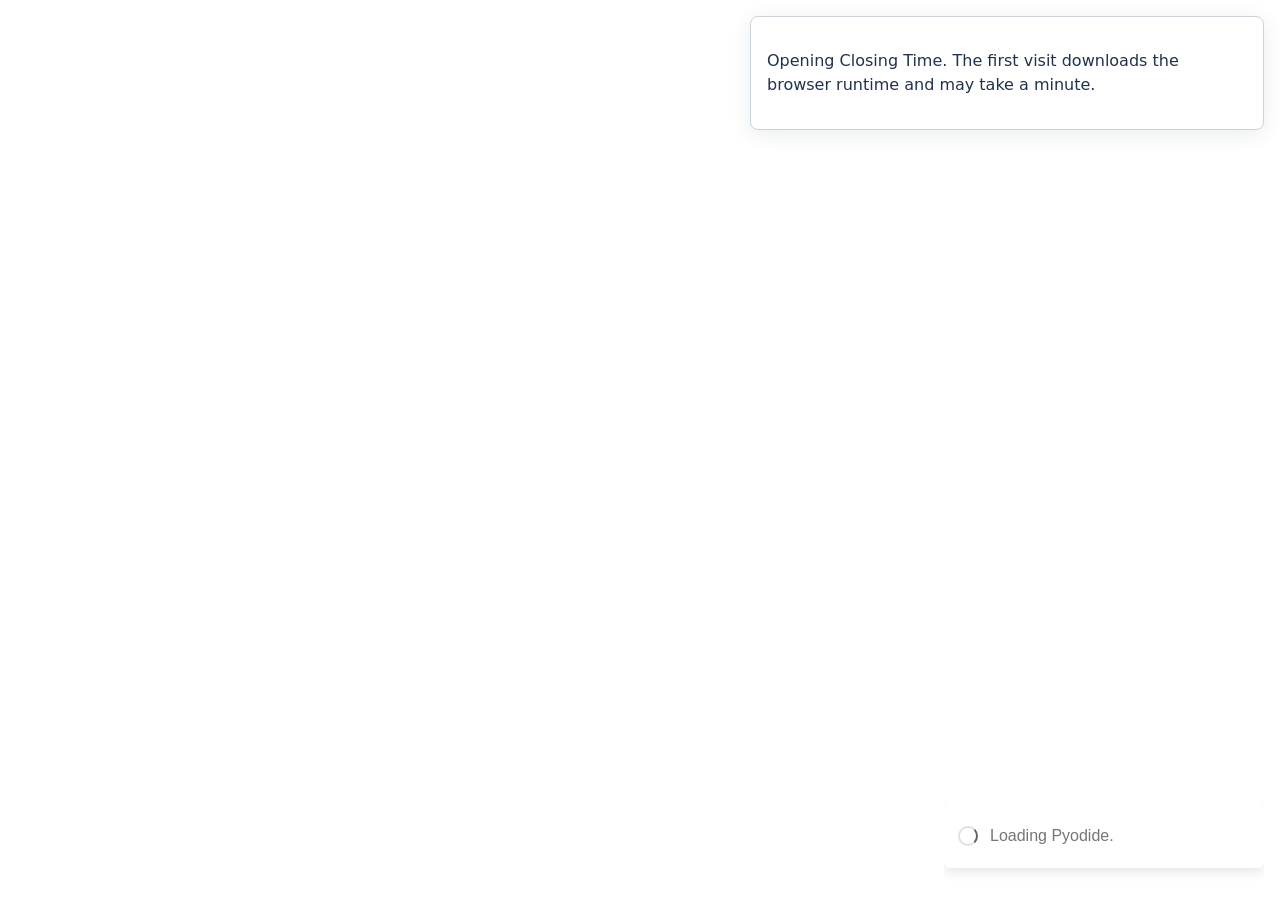
<file: index.html>
<!doctype html>
<html lang="en">
  <head>
    <meta charset="utf-8">
    <meta name="viewport" content="width=device-width,initial-scale=1">
    <title>Closing Time — browser activity</title>
    <link rel="stylesheet" href="./vendor/stlite.css">
    <style>
      #startup-notice { position: fixed; z-index: 10000; top: 1rem; right: 1rem; max-width: 30rem; padding: 1rem; border: 1px solid #ccd3db; border-radius: .5rem; background: #fff; color: #20324c; font: 1rem/1.5 system-ui, sans-serif; box-shadow: 0 4px 20px #20324c18; }
      #startup-notice[hidden], #startup-retry[hidden] { display: none; }
      #startup-retry { min-height: 44px; padding: .5rem 1rem; border: 1px solid #66768e; border-radius: .3rem; background: #fff; color: #20324c; cursor: pointer; font: inherit; }
      #startup-retry:focus-visible { outline: 2px solid #0759bf; outline-offset: 2px; }
      @media (max-width: 480px) { #startup-notice { left: 1rem; max-width: none; } }
    </style>
  </head>
  <body>
    <div id="root"></div>
    <aside id="startup-notice" role="status" aria-live="polite">
      <p id="startup-message">Opening Closing Time. The first visit downloads the browser runtime and may take a minute.</p>
      <button id="startup-retry" type="button" hidden>Retry loading</button>
    </aside>
    <noscript>This activity needs JavaScript and WebAssembly enabled.</noscript>
    <script type="module">
      const notice = document.getElementById("startup-notice");
      const message = document.getElementById("startup-message");
      const retry = document.getElementById("startup-retry");
      // Reload the current address. Never clear, replace or reconstruct progress.
      retry.addEventListener("click", () => window.location.reload());
      const offerRetry = text => {
        notice.hidden = false;
        message.textContent = text;
        retry.hidden = false;
      };
      const startupTimer = window.setTimeout(() => offerRetry("This is taking longer than expected. You can keep waiting or retry loading. Work saved in this address will be kept."), 60000);
      const ready = () => {
        if (document.querySelector(".st-key-browser_back button")) {
          window.clearTimeout(startupTimer);
          notice.hidden = true;
          observer.disconnect();
        }
      };
      const observer = new MutationObserver(ready);
      observer.observe(document.getElementById("root"), {childList: true, subtree: true});
      try {
        const { mount } = await import("./vendor/stlite.js");
        const response = await fetch("./app.json");
        if (!response.ok) throw new Error("Application files unavailable");
        const config = await response.json();
        config.pyodideUrl = new URL(config.pyodideUrl, window.location.href).href;
        config.requirements = config.requirements.map(url => new URL(url, window.location.href).href);
        const activity = mount(config, document.getElementById("root"));
        activity._kernel.addEventListener("loadError", () => {
          window.clearTimeout(startupTimer);
          offerRetry("The activity could not load. Check your connection and retry. Work saved in this address will be kept.");
        });
        ready();
      } catch (error) {
        window.clearTimeout(startupTimer);
        offerRetry("The activity could not load. Check your connection and retry. Work saved in this address will be kept.");
      }
    </script>
  </body>
</html>
</file>
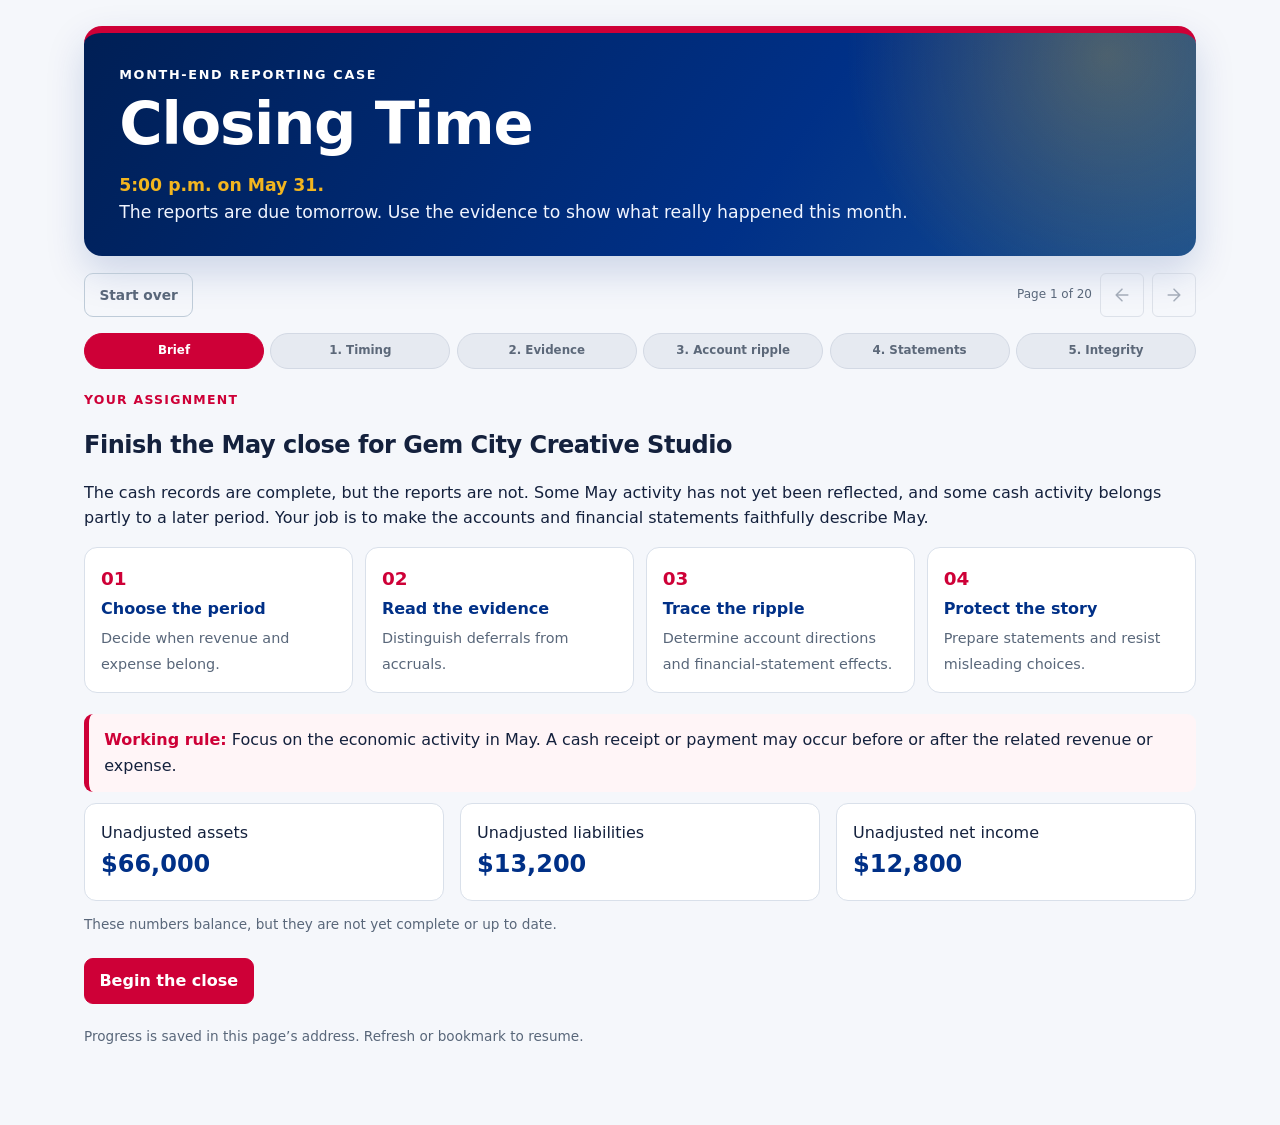
<file: js/index.html>
<!doctype html>
<html lang="en">
<head>
  <meta charset="utf-8">
  <meta name="viewport" content="width=device-width, initial-scale=1">
  <meta name="description" content="Finish the May close by tracing economic activity through accounts, statements and faithful reporting judgments.">
  <meta name="theme-color" content="#003087">
  <link rel="icon" href="data:image/svg+xml,%3Csvg%20xmlns%3D%22http%3A%2F%2Fwww.w3.org%2F2000%2Fsvg%22%20viewBox%3D%220%200%2064%2064%22%3E%3Ctext%20y%3D%2252%22%20font-size%3D%2254%22%3E%F0%9F%95%94%3C%2Ftext%3E%3C%2Fsvg%3E">
  <title>Closing Time</title>
  <link rel="stylesheet" href="./original.css">
  <link rel="stylesheet" href="./style.css">
  <script type="module" src="./app.js"></script>
</head>
<body>
  <a class="skip-link" href="#lesson">Skip to activity</a>
  <main>
    <header id="hero"></header>
    <div class="toolbar">
      <button id="reset" type="button" class="quiet">Start over</button>
      <nav class="review-navigation" aria-label="Review navigation">
        <span id="page-counter"></span>
        <button id="back" type="button" aria-label="Back" title="Review the previous reached page. Earlier pages are read-only."><svg viewBox="0 0 24 24" aria-hidden="true"><path d="M19 12H5m0 0 7-7m-7 7 7 7"/></svg></button>
        <button id="forward" type="button" aria-label="Forward" title="Review the next reached page. Correct answers and ordinary Continue actions earn new pages."><svg viewBox="0 0 24 24" aria-hidden="true"><path d="M5 12h14m0 0-7-7m7 7-7 7"/></svg></button>
      </nav>
    </div>
    <div id="stages" class="stage-row" aria-label="Lesson stages"></div>
    <div id="review-message" role="status"></div>
    <p id="save-error" class="notice warning" role="alert" hidden></p>
    <section id="lesson" tabindex="-1" aria-label="Current close page" aria-busy="true"><p>Opening Closing Time…</p></section>
    <p class="save-note">Progress is saved in this page’s address. Refresh or bookmark to resume.</p>
    <noscript>This activity requires JavaScript in a current browser.</noscript>
  </main>
</body>
</html>
</file>
<file: vendor/stlite.css>
@font-face{font-display:block;font-family:KaTeX_AMS;font-style:normal;font-weight:400;src:url(./assets/a79f1c3119cd700d.woff2)format("woff2"),url(./assets/1608a09b4aff30c2.woff)format("woff"),url(./assets/4aafdb685c2bf1c9.ttf)format("truetype")}@font-face{font-display:block;font-family:KaTeX_Caligraphic;font-style:normal;font-weight:700;src:url(./assets/ec17d132645b2c86.woff2)format("woff2"),url(./assets/b67709187bb0654a.woff)format("woff"),url(./assets/cce5b8ecea35407a.ttf)format("truetype")}@font-face{font-display:block;font-family:KaTeX_Caligraphic;font-style:normal;font-weight:400;src:url(./assets/55fac25845c12663.woff2)format("woff2"),url(./assets/dad44a7fc678e2ca.woff)format("woff"),url(./assets/07ef19e7b06429d4.ttf)format("truetype")}@font-face{font-display:block;font-family:KaTeX_Fraktur;font-style:normal;font-weight:700;src:url(./assets/d42a5579b0283025.woff2)format("woff2"),url(./assets/9f256b8593ce632e.woff)format("woff"),url(./assets/b18f59e1d1359581.ttf)format("truetype")}@font-face{font-display:block;font-family:KaTeX_Fraktur;font-style:normal;font-weight:400;src:url(./assets/d3c882a649b3f4fa.woff2)format("woff2"),url(./assets/7c1871215eef4da8.woff)format("woff"),url(./assets/ed38e79f5799ceca.ttf)format("truetype")}@font-face{font-display:block;font-family:KaTeX_Main;font-style:normal;font-weight:700;src:url(./assets/c3fb5ac22fd413f2.woff2)format("woff2"),url(./assets/d181c4650dd0c0fe.woff)format("woff"),url(./assets/b74a1a8b2c5d73c2.ttf)format("truetype")}@font-face{font-display:block;font-family:KaTeX_Main;font-style:italic;font-weight:700;src:url(./assets/6f2bb1dff24614a5.woff2)format("woff2"),url(./assets/e3f82f9d2724733a.woff)format("woff"),url(./assets/70d8b0a530ab8484.ttf)format("truetype")}@font-face{font-display:block;font-family:KaTeX_Main;font-style:italic;font-weight:400;src:url(./assets/8916142bec8821e7.woff2)format("woff2"),url(./assets/9024d815ba48fa55.woff)format("woff"),url(./assets/47373d1e512354bb.ttf)format("truetype")}@font-face{font-display:block;font-family:KaTeX_Main;font-style:normal;font-weight:400;src:url(./assets/0462f03bdf9d9e26.woff2)format("woff2"),url(./assets/7f51fe034014000e.woff)format("woff"),url(./assets/b7f8fe9b5f78a977.ttf)format("truetype")}@font-face{font-display:block;font-family:KaTeX_Math;font-style:italic;font-weight:700;src:url(./assets/572d331f69425f62.woff2)format("woff2"),url(./assets/f1035d8d5d945108.woff)format("woff"),url(./assets/a879cf8383e22737.ttf)format("truetype")}@font-face{font-display:block;font-family:KaTeX_Math;font-style:italic;font-weight:400;src:url(./assets/f28c23acad0b6d75.woff2)format("woff2"),url(./assets/5295ba483ad9f51a.woff)format("woff"),url(./assets/939bc64440a13865.ttf)format("truetype")}@font-face{font-display:block;font-family:KaTeX_SansSerif;font-style:normal;font-weight:700;src:url(./assets/8c5b5494b63adb73.woff2)format("woff2"),url(./assets/bf59d231c34de257.woff)format("woff"),url(./assets/94e1e8dc5ff5d517.ttf)format("truetype")}@font-face{font-display:block;font-family:KaTeX_SansSerif;font-style:italic;font-weight:400;src:url(./assets/3b1e59b3ba055bda.woff2)format("woff2"),url(./assets/7c9bc82b17fa2586.woff)format("woff"),url(./assets/b4c20c84d8259773.ttf)format("truetype")}@font-face{font-display:block;font-family:KaTeX_SansSerif;font-style:normal;font-weight:400;src:url(./assets/ba21ed5f8468b2b7.woff2)format("woff2"),url(./assets/740484788f643b19.woff)format("woff"),url(./assets/d4d7ba480428fe6e.ttf)format("truetype")}@font-face{font-display:block;font-family:KaTeX_Script;font-style:normal;font-weight:400;src:url(./assets/03e9641d6f9e9223.woff2)format("woff2"),url(./assets/0750571032beef1a.woff)format("woff"),url(./assets/fe9cbbe1a0f37727.ttf)format("truetype")}@font-face{font-display:block;font-family:KaTeX_Size1;font-style:normal;font-weight:400;src:url(./assets/eae34984b3dc1874.woff2)format("woff2"),url(./assets/e1e279cbdd2feecd.woff)format("woff"),url(./assets/fabc004aab10cb40.ttf)format("truetype")}@font-face{font-display:block;font-family:KaTeX_Size2;font-style:normal;font-weight:400;src:url(./assets/5916a24fa3ab2b17.woff2)format("woff2"),url(./assets/577270225ea69a74.woff)format("woff"),url(./assets/d6b476ecd3949434.ttf)format("truetype")}@font-face{font-display:block;font-family:KaTeX_Size3;font-style:normal;font-weight:400;src:url(./assets/b4230e7e83f57db8.woff2)format("woff2"),url(./assets/9acaf01c6476f53a.woff)format("woff"),url(./assets/a144ef5840bbd063.ttf)format("truetype")}@font-face{font-display:block;font-family:KaTeX_Size4;font-style:normal;font-weight:400;src:url(./assets/10d95fd3a2a3c8c5.woff2)format("woff2"),url(./assets/7a996c9da2ec18e6.woff)format("woff"),url(./assets/fbccdabe0ae624b8.ttf)format("truetype")}@font-face{font-display:block;font-family:KaTeX_Typewriter;font-style:normal;font-weight:400;src:url(./assets/a8709e36220dee77.woff2)format("woff2"),url(./assets/6258592bdc9387b6.woff)format("woff"),url(./assets/d97aaf4a1ebf38b0.ttf)format("truetype")}.katex{text-indent:0;text-rendering:auto;font:1.21em/1.2 KaTeX_Main,Times New Roman,serif;position:relative}.katex *{border-color:currentColor;-ms-high-contrast-adjust:none!important}.katex .katex-version:after{content:"0.16.47"}.katex .katex-mathml{clip-path:inset(50%);border:0;width:1px;height:1px;padding:0;position:absolute;overflow:hidden}.katex .katex-html>.newline{display:block}.katex .base{white-space:nowrap;width:min-content;position:relative}.katex .base,.katex .strut{display:inline-block}.katex .textbf{font-weight:700}.katex .textit{font-style:italic}.katex .textrm{font-family:KaTeX_Main}.katex .textsf{font-family:KaTeX_SansSerif}.katex .texttt{font-family:KaTeX_Typewriter}.katex .mathnormal{font-family:KaTeX_Math;font-style:italic}.katex .mathit{font-family:KaTeX_Main;font-style:italic}.katex .mathrm{font-style:normal}.katex .mathbf{font-family:KaTeX_Main;font-weight:700}.katex .boldsymbol{font-family:KaTeX_Math;font-style:italic;font-weight:700}.katex .amsrm,.katex .mathbb,.katex .textbb{font-family:KaTeX_AMS}.katex .mathcal{font-family:KaTeX_Caligraphic}.katex .mathfrak,.katex .textfrak{font-family:KaTeX_Fraktur}.katex .mathboldfrak,.katex .textboldfrak{font-family:KaTeX_Fraktur;font-weight:700}.katex .mathtt{font-family:KaTeX_Typewriter}.katex .mathscr,.katex .textscr{font-family:KaTeX_Script}.katex .mathsf,.katex .textsf{font-family:KaTeX_SansSerif}.katex .mathboldsf,.katex .textboldsf{font-family:KaTeX_SansSerif;font-weight:700}.katex .mathitsf,.katex .mathsfit,.katex .textitsf{font-family:KaTeX_SansSerif;font-style:italic}.katex .mainrm{font-family:KaTeX_Main;font-style:normal}.katex .vlist-t{border-collapse:collapse;table-layout:fixed;display:inline-table}.katex .vlist-r{display:table-row}.katex .vlist{vertical-align:bottom;display:table-cell;position:relative}.katex .vlist>span{height:0;display:block;position:relative}.katex .vlist>span>span{display:inline-block}.katex .vlist>span>.pstrut{width:0;overflow:hidden}.katex .vlist-t2{margin-right:-2px}.katex .vlist-s{vertical-align:bottom;width:2px;min-width:2px;font-size:1px;display:table-cell}.katex .vbox{flex-direction:column;align-items:baseline;display:inline-flex}.katex .hbox{width:100%}.katex .hbox,.katex .thinbox{flex-direction:row;display:inline-flex}.katex .thinbox{width:0;max-width:0}.katex .msupsub{text-align:left}.katex .mfrac>span>span{text-align:center}.katex .mfrac .frac-line{border-bottom-style:solid;width:100%;display:inline-block}.katex .hdashline,.katex .hline,.katex .mfrac .frac-line,.katex .overline .overline-line,.katex .rule,.katex .underline .underline-line{min-height:1px}.katex .mspace{display:inline-block}.katex .smash{line-height:0;display:inline}.katex .clap,.katex .llap,.katex .rlap{width:0;position:relative}.katex .clap>.inner,.katex .llap>.inner,.katex .rlap>.inner{position:absolute}.katex .clap>.fix,.katex .llap>.fix,.katex .rlap>.fix{display:inline-block}.katex .llap>.inner{right:0}.katex .clap>.inner,.katex .rlap>.inner{left:0}.katex .clap>.inner>span{margin-left:-50%;margin-right:50%}.katex .rule{border:0 solid;display:inline-block;position:relative}.katex .hline,.katex .overline .overline-line,.katex .underline .underline-line{border-bottom-style:solid;width:100%;display:inline-block}.katex .hdashline{border-bottom-style:dashed;width:100%;display:inline-block}.katex .sqrt>.root{margin-left:.277778em;margin-right:-.555556em}.katex .fontsize-ensurer.reset-size1.size1,.katex .sizing.reset-size1.size1{font-size:1em}.katex .fontsize-ensurer.reset-size1.size2,.katex .sizing.reset-size1.size2{font-size:1.2em}.katex .fontsize-ensurer.reset-size1.size3,.katex .sizing.reset-size1.size3{font-size:1.4em}.katex .fontsize-ensurer.reset-size1.size4,.katex .sizing.reset-size1.size4{font-size:1.6em}.katex .fontsize-ensurer.reset-size1.size5,.katex .sizing.reset-size1.size5{font-size:1.8em}.katex .fontsize-ensurer.reset-size1.size6,.katex .sizing.reset-size1.size6{font-size:2em}.katex .fontsize-ensurer.reset-size1.size7,.katex .sizing.reset-size1.size7{font-size:2.4em}.katex .fontsize-ensurer.reset-size1.size8,.katex .sizing.reset-size1.size8{font-size:2.88em}.katex .fontsize-ensurer.reset-size1.size9,.katex .sizing.reset-size1.size9{font-size:3.456em}.katex .fontsize-ensurer.reset-size1.size10,.katex .sizing.reset-size1.size10{font-size:4.148em}.katex .fontsize-ensurer.reset-size1.size11,.katex .sizing.reset-size1.size11{font-size:4.976em}.katex .fontsize-ensurer.reset-size2.size1,.katex .sizing.reset-size2.size1{font-size:.833333em}.katex .fontsize-ensurer.reset-size2.size2,.katex .sizing.reset-size2.size2{font-size:1em}.katex .fontsize-ensurer.reset-size2.size3,.katex .sizing.reset-size2.size3{font-size:1.16667em}.katex .fontsize-ensurer.reset-size2.size4,.katex .sizing.reset-size2.size4{font-size:1.33333em}.katex .fontsize-ensurer.reset-size2.size5,.katex .sizing.reset-size2.size5{font-size:1.5em}.katex .fontsize-ensurer.reset-size2.size6,.katex .sizing.reset-size2.size6{font-size:1.66667em}.katex .fontsize-ensurer.reset-size2.size7,.katex .sizing.reset-size2.size7{font-size:2em}.katex .fontsize-ensurer.reset-size2.size8,.katex .sizing.reset-size2.size8{font-size:2.4em}.katex .fontsize-ensurer.reset-size2.size9,.katex .sizing.reset-size2.size9{font-size:2.88em}.katex .fontsize-ensurer.reset-size2.size10,.katex .sizing.reset-size2.size10{font-size:3.45667em}.katex .fontsize-ensurer.reset-size2.size11,.katex .sizing.reset-size2.size11{font-size:4.14667em}.katex .fontsize-ensurer.reset-size3.size1,.katex .sizing.reset-size3.size1{font-size:.714286em}.katex .fontsize-ensurer.reset-size3.size2,.katex .sizing.reset-size3.size2{font-size:.857143em}.katex .fontsize-ensurer.reset-size3.size3,.katex .sizing.reset-size3.size3{font-size:1em}.katex .fontsize-ensurer.reset-size3.size4,.katex .sizing.reset-size3.size4{font-size:1.14286em}.katex .fontsize-ensurer.reset-size3.size5,.katex .sizing.reset-size3.size5{font-size:1.28571em}.katex .fontsize-ensurer.reset-size3.size6,.katex .sizing.reset-size3.size6{font-size:1.42857em}.katex .fontsize-ensurer.reset-size3.size7,.katex .sizing.reset-size3.size7{font-size:1.71429em}.katex .fontsize-ensurer.reset-size3.size8,.katex .sizing.reset-size3.size8{font-size:2.05714em}.katex .fontsize-ensurer.reset-size3.size9,.katex .sizing.reset-size3.size9{font-size:2.46857em}.katex .fontsize-ensurer.reset-size3.size10,.katex .sizing.reset-size3.size10{font-size:2.96286em}.katex .fontsize-ensurer.reset-size3.size11,.katex .sizing.reset-size3.size11{font-size:3.55429em}.katex .fontsize-ensurer.reset-size4.size1,.katex .sizing.reset-size4.size1{font-size:.625em}.katex .fontsize-ensurer.reset-size4.size2,.katex .sizing.reset-size4.size2{font-size:.75em}.katex .fontsize-ensurer.reset-size4.size3,.katex .sizing.reset-size4.size3{font-size:.875em}.katex .fontsize-ensurer.reset-size4.size4,.katex .sizing.reset-size4.size4{font-size:1em}.katex .fontsize-ensurer.reset-size4.size5,.katex .sizing.reset-size4.size5{font-size:1.125em}.katex .fontsize-ensurer.reset-size4.size6,.katex .sizing.reset-size4.size6{font-size:1.25em}.katex .fontsize-ensurer.reset-size4.size7,.katex .sizing.reset-size4.size7{font-size:1.5em}.katex .fontsize-ensurer.reset-size4.size8,.katex .sizing.reset-size4.size8{font-size:1.8em}.katex .fontsize-ensurer.reset-size4.size9,.katex .sizing.reset-size4.size9{font-size:2.16em}.katex .fontsize-ensurer.reset-size4.size10,.katex .sizing.reset-size4.size10{font-size:2.5925em}.katex .fontsize-ensurer.reset-size4.size11,.katex .sizing.reset-size4.size11{font-size:3.11em}.katex .fontsize-ensurer.reset-size5.size1,.katex .sizing.reset-size5.size1{font-size:.555556em}.katex .fontsize-ensurer.reset-size5.size2,.katex .sizing.reset-size5.size2{font-size:.666667em}.katex .fontsize-ensurer.reset-size5.size3,.katex .sizing.reset-size5.size3{font-size:.777778em}.katex .fontsize-ensurer.reset-size5.size4,.katex .sizing.reset-size5.size4{font-size:.888889em}.katex .fontsize-ensurer.reset-size5.size5,.katex .sizing.reset-size5.size5{font-size:1em}.katex .fontsize-ensurer.reset-size5.size6,.katex .sizing.reset-size5.size6{font-size:1.11111em}.katex .fontsize-ensurer.reset-size5.size7,.katex .sizing.reset-size5.size7{font-size:1.33333em}.katex .fontsize-ensurer.reset-size5.size8,.katex .sizing.reset-size5.size8{font-size:1.6em}.katex .fontsize-ensurer.reset-size5.size9,.katex .sizing.reset-size5.size9{font-size:1.92em}.katex .fontsize-ensurer.reset-size5.size10,.katex .sizing.reset-size5.size10{font-size:2.30444em}.katex .fontsize-ensurer.reset-size5.size11,.katex .sizing.reset-size5.size11{font-size:2.76444em}.katex .fontsize-ensurer.reset-size6.size1,.katex .sizing.reset-size6.size1{font-size:.5em}.katex .fontsize-ensurer.reset-size6.size2,.katex .sizing.reset-size6.size2{font-size:.6em}.katex .fontsize-ensurer.reset-size6.size3,.katex .sizing.reset-size6.size3{font-size:.7em}.katex .fontsize-ensurer.reset-size6.size4,.katex .sizing.reset-size6.size4{font-size:.8em}.katex .fontsize-ensurer.reset-size6.size5,.katex .sizing.reset-size6.size5{font-size:.9em}.katex .fontsize-ensurer.reset-size6.size6,.katex .sizing.reset-size6.size6{font-size:1em}.katex .fontsize-ensurer.reset-size6.size7,.katex .sizing.reset-size6.size7{font-size:1.2em}.katex .fontsize-ensurer.reset-size6.size8,.katex .sizing.reset-size6.size8{font-size:1.44em}.katex .fontsize-ensurer.reset-size6.size9,.katex .sizing.reset-size6.size9{font-size:1.728em}.katex .fontsize-ensurer.reset-size6.size10,.katex .sizing.reset-size6.size10{font-size:2.074em}.katex .fontsize-ensurer.reset-size6.size11,.katex .sizing.reset-size6.size11{font-size:2.488em}.katex .fontsize-ensurer.reset-size7.size1,.katex .sizing.reset-size7.size1{font-size:.416667em}.katex .fontsize-ensurer.reset-size7.size2,.katex .sizing.reset-size7.size2{font-size:.5em}.katex .fontsize-ensurer.reset-size7.size3,.katex .sizing.reset-size7.size3{font-size:.583333em}.katex .fontsize-ensurer.reset-size7.size4,.katex .sizing.reset-size7.size4{font-size:.666667em}.katex .fontsize-ensurer.reset-size7.size5,.katex .sizing.reset-size7.size5{font-size:.75em}.katex .fontsize-ensurer.reset-size7.size6,.katex .sizing.reset-size7.size6{font-size:.833333em}.katex .fontsize-ensurer.reset-size7.size7,.katex .sizing.reset-size7.size7{font-size:1em}.katex .fontsize-ensurer.reset-size7.size8,.katex .sizing.reset-size7.size8{font-size:1.2em}.katex .fontsize-ensurer.reset-size7.size9,.katex .sizing.reset-size7.size9{font-size:1.44em}.katex .fontsize-ensurer.reset-size7.size10,.katex .sizing.reset-size7.size10{font-size:1.72833em}.katex .fontsize-ensurer.reset-size7.size11,.katex .sizing.reset-size7.size11{font-size:2.07333em}.katex .fontsize-ensurer.reset-size8.size1,.katex .sizing.reset-size8.size1{font-size:.347222em}.katex .fontsize-ensurer.reset-size8.size2,.katex .sizing.reset-size8.size2{font-size:.416667em}.katex .fontsize-ensurer.reset-size8.size3,.katex .sizing.reset-size8.size3{font-size:.486111em}.katex .fontsize-ensurer.reset-size8.size4,.katex .sizing.reset-size8.size4{font-size:.555556em}.katex .fontsize-ensurer.reset-size8.size5,.katex .sizing.reset-size8.size5{font-size:.625em}.katex .fontsize-ensurer.reset-size8.size6,.katex .sizing.reset-size8.size6{font-size:.694444em}.katex .fontsize-ensurer.reset-size8.size7,.katex .sizing.reset-size8.size7{font-size:.833333em}.katex .fontsize-ensurer.reset-size8.size8,.katex .sizing.reset-size8.size8{font-size:1em}.katex .fontsize-ensurer.reset-size8.size9,.katex .sizing.reset-size8.size9{font-size:1.2em}.katex .fontsize-ensurer.reset-size8.size10,.katex .sizing.reset-size8.size10{font-size:1.44028em}.katex .fontsize-ensurer.reset-size8.size11,.katex .sizing.reset-size8.size11{font-size:1.72778em}.katex .fontsize-ensurer.reset-size9.size1,.katex .sizing.reset-size9.size1{font-size:.289352em}.katex .fontsize-ensurer.reset-size9.size2,.katex .sizing.reset-size9.size2{font-size:.347222em}.katex .fontsize-ensurer.reset-size9.size3,.katex .sizing.reset-size9.size3{font-size:.405093em}.katex .fontsize-ensurer.reset-size9.size4,.katex .sizing.reset-size9.size4{font-size:.462963em}.katex .fontsize-ensurer.reset-size9.size5,.katex .sizing.reset-size9.size5{font-size:.520833em}.katex .fontsize-ensurer.reset-size9.size6,.katex .sizing.reset-size9.size6{font-size:.578704em}.katex .fontsize-ensurer.reset-size9.size7,.katex .sizing.reset-size9.size7{font-size:.694444em}.katex .fontsize-ensurer.reset-size9.size8,.katex .sizing.reset-size9.size8{font-size:.833333em}.katex .fontsize-ensurer.reset-size9.size9,.katex .sizing.reset-size9.size9{font-size:1em}.katex .fontsize-ensurer.reset-size9.size10,.katex .sizing.reset-size9.size10{font-size:1.20023em}.katex .fontsize-ensurer.reset-size9.size11,.katex .sizing.reset-size9.size11{font-size:1.43981em}.katex .fontsize-ensurer.reset-size10.size1,.katex .sizing.reset-size10.size1{font-size:.24108em}.katex .fontsize-ensurer.reset-size10.size2,.katex .sizing.reset-size10.size2{font-size:.289296em}.katex .fontsize-ensurer.reset-size10.size3,.katex .sizing.reset-size10.size3{font-size:.337512em}.katex .fontsize-ensurer.reset-size10.size4,.katex .sizing.reset-size10.size4{font-size:.385728em}.katex .fontsize-ensurer.reset-size10.size5,.katex .sizing.reset-size10.size5{font-size:.433944em}.katex .fontsize-ensurer.reset-size10.size6,.katex .sizing.reset-size10.size6{font-size:.48216em}.katex .fontsize-ensurer.reset-size10.size7,.katex .sizing.reset-size10.size7{font-size:.578592em}.katex .fontsize-ensurer.reset-size10.size8,.katex .sizing.reset-size10.size8{font-size:.694311em}.katex .fontsize-ensurer.reset-size10.size9,.katex .sizing.reset-size10.size9{font-size:.833173em}.katex .fontsize-ensurer.reset-size10.size10,.katex .sizing.reset-size10.size10{font-size:1em}.katex .fontsize-ensurer.reset-size10.size11,.katex .sizing.reset-size10.size11{font-size:1.19961em}.katex .fontsize-ensurer.reset-size11.size1,.katex .sizing.reset-size11.size1{font-size:.200965em}.katex .fontsize-ensurer.reset-size11.size2,.katex .sizing.reset-size11.size2{font-size:.241158em}.katex .fontsize-ensurer.reset-size11.size3,.katex .sizing.reset-size11.size3{font-size:.281351em}.katex .fontsize-ensurer.reset-size11.size4,.katex .sizing.reset-size11.size4{font-size:.321543em}.katex .fontsize-ensurer.reset-size11.size5,.katex .sizing.reset-size11.size5{font-size:.361736em}.katex .fontsize-ensurer.reset-size11.size6,.katex .sizing.reset-size11.size6{font-size:.401929em}.katex .fontsize-ensurer.reset-size11.size7,.katex .sizing.reset-size11.size7{font-size:.482315em}.katex .fontsize-ensurer.reset-size11.size8,.katex .sizing.reset-size11.size8{font-size:.578778em}.katex .fontsize-ensurer.reset-size11.size9,.katex .sizing.reset-size11.size9{font-size:.694534em}.katex .fontsize-ensurer.reset-size11.size10,.katex .sizing.reset-size11.size10{font-size:.833601em}.katex .fontsize-ensurer.reset-size11.size11,.katex .sizing.reset-size11.size11{font-size:1em}.katex .delimsizing.size1{font-family:KaTeX_Size1}.katex .delimsizing.size2{font-family:KaTeX_Size2}.katex .delimsizing.size3{font-family:KaTeX_Size3}.katex .delimsizing.size4{font-family:KaTeX_Size4}.katex .delimsizing.mult .delim-size1>span{font-family:KaTeX_Size1}.katex .delimsizing.mult .delim-size4>span{font-family:KaTeX_Size4}.katex .nulldelimiter{width:.12em;display:inline-block}.katex .delimcenter,.katex .op-symbol{position:relative}.katex .op-symbol.small-op{font-family:KaTeX_Size1}.katex .op-symbol.large-op{font-family:KaTeX_Size2}.katex .accent>.vlist-t,.katex .op-limits>.vlist-t{text-align:center}.katex .accent .accent-body{position:relative}.katex .accent .accent-body:not(.accent-full){width:0}.katex .overlay{display:block}.katex .mtable .vertical-separator{min-width:1px;display:inline-block}.katex .mtable .arraycolsep{display:inline-block}.katex .mtable .col-align-c>.vlist-t{text-align:center}.katex .mtable .col-align-l>.vlist-t{text-align:left}.katex .mtable .col-align-r>.vlist-t{text-align:right}.katex .svg-align{text-align:left}.katex svg{fill:currentColor;stroke:currentColor;height:inherit;width:100%;display:block;position:absolute}.katex svg path{stroke:none}.katex svg{fill-rule:nonzero;fill-opacity:1;stroke-width:1px;stroke-linecap:butt;stroke-linejoin:miter;stroke-miterlimit:4;stroke-dasharray:none;stroke-dashoffset:0;stroke-opacity:1}.katex img{border-style:none;min-width:0;max-width:none;min-height:0;max-height:none}.katex .stretchy{width:100%;display:block;position:relative;overflow:hidden}.katex .stretchy:after,.katex .stretchy:before{content:""}.katex .hide-tail{width:100%;position:relative;overflow:hidden}.katex .halfarrow-left{width:50.2%;position:absolute;left:0;overflow:hidden}.katex .halfarrow-right{width:50.2%;position:absolute;right:0;overflow:hidden}.katex .brace-left{width:25.1%;position:absolute;left:0;overflow:hidden}.katex .brace-center{width:50%;position:absolute;left:25%;overflow:hidden}.katex .brace-right{width:25.1%;position:absolute;right:0;overflow:hidden}.katex .x-arrow-pad{padding:0 .5em}.katex .cd-arrow-pad{padding:0 .55556em 0 .27778em}.katex .mover,.katex .munder,.katex .x-arrow{text-align:center}.katex .boxpad{padding:0 .3em}.katex .fbox,.katex .fcolorbox{box-sizing:border-box;border:.04em solid}.katex .cancel-pad{padding:0 .2em}.katex .cancel-lap{margin-left:-.2em;margin-right:-.2em}.katex .sout{border-bottom-style:solid;border-bottom-width:.08em}.katex .angl{box-sizing:border-box;border-top:.049em solid;border-right:.049em solid;margin-right:.03889em}.katex .anglpad{padding:0 .03889em}.katex .eqn-num:before{content:"(" counter(katexEqnNo) ")";counter-increment:katexEqnNo}.katex .mml-eqn-num:before{content:"(" counter(mmlEqnNo) ")";counter-increment:mmlEqnNo}.katex .mtr-glue{width:50%}.katex .cd-vert-arrow{display:inline-block;position:relative}.katex .cd-label-left{text-align:left;display:inline-block;position:absolute;right:calc(50% + .3em)}.katex .cd-label-right{text-align:right;display:inline-block;position:absolute;left:calc(50% + .3em)}.katex-display{text-align:center;margin:1em 0;display:block}.katex-display>.katex{text-align:center;white-space:nowrap;display:block}.katex-display>.katex>.katex-html{display:block;position:relative}.katex-display>.katex>.katex-html>.tag{position:absolute;right:0}.katex-display.leqno>.katex>.katex-html>.tag{left:0;right:auto}.katex-display.fleqn>.katex{text-align:left;padding-left:2em}body{counter-reset:katexEqnNo mmlEqnNo}@font-face{font-family:Source Code Pro;font-weight:100 900;font-style:normal;src:url(./assets/a804e71d97445f8d.woff2)format("woff2")}@font-face{font-family:Source Code Pro;font-weight:100 900;font-style:italic;src:url(./assets/8f3fbac23cf728b8.woff2)format("woff2")}@font-face{font-family:Source Sans;font-weight:100 900;font-style:normal;src:url(./assets/512f7db3dabc21be.woff2)format("woff2")}@font-face{font-family:Source Sans;font-weight:100 900;font-style:italic;src:url(./assets/7792f25d7cfcf9ce.woff2)format("woff2")}@font-face{font-family:Source Serif;font-weight:100 900;font-style:normal;src:url(./assets/3c140978545d93ab.woff2)format("woff2")}@font-face{font-family:Source Serif;font-weight:100 900;font-style:italic;src:url(./assets/a076e6c278e8bf5c.woff2)format("woff2")}@font-face{font-family:Material Symbols Rounded;font-style:normal;font-weight:400;font-display:block;src:url(./assets/aec331590fac9222.woff2)format("woff2")}.gdg-r17m35ur{background-color:var(--gdg-bg-header-has-focus);box-shadow:0 0 0 1px var(--gdg-border-color);color:var(--gdg-text-group-header);min-height:var(--r17m35ur-0);font:var(--gdg-header-font-style) var(--gdg-font-family);border:none;border-radius:9px;outline:none;flex-grow:1;padding:0 8px}.gdg-c1tqibwd{background-color:var(--gdg-bg-header);align-items:center;padding:0 8px;display:flex}.gdg-s1dgczr6 .dvn-scroller{overflow:var(--s1dgczr6-0);transform:translateZ(0)}.gdg-s1dgczr6 .dvn-hidden{visibility:hidden}.gdg-s1dgczr6 .dvn-scroll-inner{pointer-events:none;display:flex}.gdg-s1dgczr6 .dvn-scroll-inner>*{flex-shrink:0}.gdg-s1dgczr6 .dvn-scroll-inner .dvn-spacer{flex-grow:1}.gdg-s1dgczr6 .dvn-scroll-inner .dvn-stack{flex-direction:column;display:flex}.gdg-s1dgczr6 .dvn-underlay>*{position:absolute;top:0;left:0}.gdg-s1dgczr6 canvas{outline:none}.gdg-s1dgczr6 canvas *{height:0}.gdg-wmyidgi{min-width:10px;max-width:100%;min-height:10px;max-height:100%;width:var(--wmyidgi-0);height:var(--wmyidgi-1);direction:ltr;position:relative;overflow:clip}.gdg-wmyidgi>:first-child{width:100%;height:100%;position:absolute;top:0;left:0}.gdg-b1ygi5by{flex-wrap:wrap;margin-top:auto;margin-bottom:auto;display:flex;overflow:auto}.gdg-b1ygi5by .boe-bubble{border-radius:var(--gdg-rounding-radius,calc(var(--gdg-bubble-height) / 2));padding:0 var(--gdg-bubble-padding);height:var(--gdg-bubble-height);background-color:var(--gdg-bg-bubble);color:var(--gdg-text-dark);margin:var(--gdg-bubble-margin);white-space:nowrap;justify-content:center;align-items:center;display:flex}.gdg-b1ygi5by textarea{opacity:0;width:0;height:0;position:absolute;top:0;left:0}.gdg-u1rrojo{flex-grow:1;align-items:center;min-height:21px;display:flex}.gdg-u1rrojo .gdg-link-area{cursor:pointer;text-overflow:ellipsis;white-space:nowrap;color:var(--gdg-link-color);flex-grow:1;flex-shrink:1;margin-right:8px;overflow:hidden;text-decoration:underline!important}.gdg-u1rrojo .gdg-edit-icon{width:32px;color:var(--gdg-accent-color);cursor:pointer;flex-shrink:0;justify-content:center;align-items:center;display:flex}.gdg-u1rrojo .gdg-edit-icon>*{width:24px;height:24px}.gdg-u1rrojo textarea{opacity:0;width:0;height:0;position:absolute;top:0;left:0}.gdg-m1pnx84e{min-width:var(--m1pnx84e-0);width:100%;color:var(--gdg-text-dark);justify-content:space-between;align-items:flex-start;display:flex;position:relative}.gdg-m1pnx84e .gdg-g1y0xocz{flex-shrink:1;min-width:0}.gdg-m1pnx84e .gdg-spacer{flex:1}.gdg-m1pnx84e .gdg-edit-icon{cursor:pointer;color:var(--gdg-accent-color);width:24px;height:24px;transition:all "0.125s ease";border-radius:6px;flex-shrink:0;justify-content:center;align-items:center;padding:0;display:flex;position:relative}.gdg-m1pnx84e .gdg-edit-icon>*{width:16px;height:16px}.gdg-m1pnx84e .gdg-edit-hover :hover{background-color:var(--gdg-accent-light);transition:background-color .15s}.gdg-m1pnx84e .gdg-checkmark-hover :hover{color:#fff;background-color:var(--gdg-accent-color)}.gdg-m1pnx84e .gdg-md-edit-textarea{opacity:0;width:0;height:0;margin-top:25px;padding:0;position:relative;top:0;left:0}.gdg-m1pnx84e .gdg-ml-6{margin-left:6px}.gdg-d4zsq0x{flex-wrap:wrap;display:flex}.gdg-d4zsq0x .doe-bubble{background-color:var(--gdg-bg-cell);height:24px;color:var(--gdg-text-dark);border-radius:var(--gdg-rounding-radius,6px);justify-content:center;align-items:center;margin:2px;padding:0 8px;display:flex;box-shadow:0 0 1px #3e415666,0 1px 3px #3e415666}.gdg-d4zsq0x .doe-bubble img{object-fit:contain;height:16px;margin-right:4px}.gdg-d4zsq0x textarea{opacity:0;width:0;height:0;position:absolute;top:0;left:0}.gdg-i2iowwq{height:100%;display:flex}.gdg-i2iowwq .gdg-centering-container{justify-content:center;align-items:center;height:100%;display:flex}.gdg-i2iowwq .gdg-centering-container img,.gdg-i2iowwq .gdg-centering-container canvas{max-height:calc(100vh - var(--overlay-top) - 20px);object-fit:contain;-webkit-user-select:none;user-select:none}.gdg-i2iowwq .gdg-centering-container canvas{max-width:380px}.gdg-i2iowwq .gdg-edit-icon{width:48px;height:48px;color:var(--gdg-accent-color);cursor:pointer;justify-content:center;align-items:center;display:flex;position:absolute;top:12px;right:0}.gdg-i2iowwq .gdg-edit-icon>*{width:24px;height:24px}.gdg-i2iowwq textarea{opacity:0;width:0;height:0;position:absolute;top:0;left:0}.gdg-n15fjm3e{color:var(--gdg-text-dark);margin:6px 0 3px;display:flex}.gdg-n15fjm3e>input{font-size:var(--gdg-editor-font-size);font-family:var(--gdg-font-family);color:var(--gdg-text-dark);background-color:var(--gdg-bg-cell);padding:0}.gdg-d19meir1{box-sizing:border-box;--overlay-top:var(--d19meir1-0);left:var(--d19meir1-1);top:var(--d19meir1-0);min-width:var(--d19meir1-2);min-height:var(--d19meir1-3);width:max-content;max-width:400px;max-height:calc(100vh - var(--d19meir1-4));font-family:var(--gdg-font-family);font-size:var(--gdg-editor-font-size);text-align:start;flex-direction:column;display:flex;position:absolute;overflow:hidden}@keyframes glide_fade_in-gdg-d19meir1{0%{opacity:0}to{opacity:1}}.gdg-d19meir1.gdg-style{background-color:var(--gdg-bg-cell);box-shadow:0 0 0 1px var(--gdg-accent-color),0 0 1px #3e415666,0 6px 12px #3e415626;border-radius:2px;animation:60ms glide_fade_in-gdg-d19meir1}.gdg-d19meir1.gdg-pad{padding:var(--d19meir1-5) 8.5px 3px}.gdg-d19meir1 .gdg-clip-region{border-radius:2px;flex-direction:column;flex-grow:1;display:flex;overflow:hidden auto}.gdg-d19meir1 .gdg-clip-region .gdg-growing-entry{height:100%}.gdg-d19meir1 .gdg-clip-region input.gdg-input{border:0;outline:none;width:100%}.gdg-d19meir1 .gdg-clip-region textarea.gdg-input{border:0;outline:none}.gdg-seveqep{background-color:var(--gdg-bg-cell);color:var(--gdg-text-dark);border:1px solid var(--gdg-border-color);font-size:var(--gdg-editor-font-size);border-radius:6px;padding:8px;animation:.15s forwards gdg-search-fadein-gdg-seveqep;position:absolute;top:4px;right:20px}.gdg-seveqep.out{animation:.15s forwards gdg-search-fadeout-gdg-seveqep}.gdg-seveqep .gdg-search-bar-inner{display:flex}.gdg-seveqep .gdg-search-status{padding-top:4px;font-size:11px}.gdg-seveqep .gdg-search-progress{background-color:var(--gdg-text-light);height:4px;position:absolute;bottom:0;left:0}.gdg-seveqep input{width:220px;color:var(--gdg-text-dark);background-color:var(--gdg-bg-cell);border:0;outline:none}.gdg-seveqep button{cursor:pointer;width:24px;height:24px;color:var(--gdg-text-medium);background:0 0;border:none;outline:none;justify-content:center;align-items:center;padding:0;display:flex}.gdg-seveqep button:hover{color:var(--gdg-text-dark)}.gdg-seveqep button .button-icon{width:16px;height:16px}.gdg-seveqep button:disabled{opacity:.4;pointer-events:none}@keyframes gdg-search-fadeout-gdg-seveqep{0%{transform:translate(0)}to{transform:translate(400px)}}@keyframes gdg-search-fadein-gdg-seveqep{0%{transform:translate(400px)}to{transform:translate(0)}}.gdg-mnuv029{word-break:break-word;-webkit-touch-callout:default;padding-top:6px}.gdg-mnuv029>*{margin:0}.gdg-mnuv029 :last-child{margin-bottom:0}.gdg-mnuv029 p img{width:100%}.gdg-izpuzkl{resize:none;white-space:pre-wrap;width:100%;min-width:100%;height:100%;font-size:var(--gdg-editor-font-size);line-height:16px;font-family:var(--gdg-font-family);-webkit-text-fill-color:var(--gdg-text-dark);color:var(--gdg-text-dark);background-color:#0000;border:0;border-radius:0;margin:0;padding:0;position:absolute;inset:0;overflow:hidden}.gdg-invalid .gdg-izpuzkl{-webkit-text-decoration:underline #d60606;text-decoration:underline #d60606}.gdg-izpuzkl ::-webkit-input-placeholder{color:var(--gdg-text-light)}.gdg-izpuzkl ::placeholder{color:var(--gdg-text-light)}.gdg-izpuzkl :-ms-placeholder-shown{color:var(--gdg-text-light)}.gdg-izpuzkl ::placeholder{color:var(--gdg-text-light)}.gdg-s69h75o{visibility:hidden;white-space:pre-wrap;word-wrap:break-word;width:max-content;min-width:100%;max-width:100%;font-size:var(--gdg-editor-font-size);line-height:16px;font-family:var(--gdg-font-family);color:var(--gdg-text-dark);margin:0;padding:0 0 2px}.gdg-g1y0xocz{margin-top:6px;position:relative}.gdg-w1hnqk7o .gdg-footer{justify-content:flex-end;padding:20px;display:flex}.gdg-w1hnqk7o .gdg-footer button{font-size:14px;font-weight:500;font-family:var(--gdg-font-family);cursor:pointer;border-radius:var(--gdg-rounding-radius,9px);border:none;padding:8px 16px}.gdg-w1hnqk7o .gdg-save-button{background-color:var(--gdg-accent-color);color:var(--gdg-accent-fg)}.gdg-w1hnqk7o .gdg-close-button{background-color:var(--gdg-bg-header);color:var(--gdg-text-medium);margin-right:8px}.gdg-e1ywxz2x{color:var(--gdg-text-light);align-items:center;padding:6px 0;display:flex}.gdg-e1ywxz2x .gdg-active{color:var(--gdg-text-dark)}.gdg-e1ywxz2x>*{cursor:pointer;width:16px;height:16px;margin-right:2px;position:relative}.gdg-e1ywxz2x>* svg{width:100%;height:100%}.gdg-s1wtovjx{min-height:26px;font-size:var(--gdg-editor-font-size);font-family:var(--gdg-font-family);color:var(--gdg-text-dark);background-color:#0000;border:none;outline:none}.gdg-s1wtovjx ::-webkit-calendar-picker-indicator{background-color:#fff}.gdg-wghi2zc{flex-direction:column;align-items:stretch;display:flex}.gdg-wghi2zc .glide-select{font-family:var(--gdg-font-family);font-size:var(--gdg-editor-font-size)}.gdg-p13nj8j0{font-family:var(--gdg-font-family);font-size:var(--gdg-editor-font-size);color:var(--gdg-text-dark)}.gdg-p13nj8j0>div{border:1px solid var(--gdg-border-color);border-radius:4px}.gdg-r6sia3g{display:"flex";margin:auto 8.5px;padding-bottom:3px}.gdg-e1wnlokz{color:var(--gdg-text-dark);box-sizing:border-box;flex-direction:column;align-items:stretch;padding-top:6px;display:flex}.gdg-e1wnlokz *{box-sizing:border-box}.gdg-e1wnlokz.gdg-e1wnlokz.gdg-e1wnlokz.gdg-e1wnlokz label{cursor:pointer;display:flex}.gdg-e1wnlokz.gdg-e1wnlokz.gdg-e1wnlokz.gdg-e1wnlokz label input{cursor:pointer;width:auto}.gdg-e1wnlokz.gdg-e1wnlokz.gdg-e1wnlokz.gdg-e1wnlokz label .gdg-pill{border-radius:var(--gdg-rounding-radius,var(--e1wnlokz-0));min-height:var(--e1wnlokz-1);padding:2px var(--e1wnlokz-2);font:12px var(--gdg-font-family);background-color:var(--gdg-bg-bubble);align-items:center;margin-bottom:6px;margin-left:8px;margin-right:6px;transition:box-shadow .15s;display:flex}.gdg-e1wnlokz.gdg-e1wnlokz.gdg-e1wnlokz.gdg-e1wnlokz label .gdg-pill.gdg-unselected{opacity:.8}.gdg-e1wnlokz label:hover .gdg-pill{box-shadow:0 1px 4px #00000026}.gdg-e1wnlokz.gdg-e1wnlokz.gdg-e1wnlokz.gdg-e1wnlokz.gdg-readonly label{cursor:default}.gdg-e1wnlokz.gdg-e1wnlokz.gdg-e1wnlokz.gdg-e1wnlokz.gdg-readonly label .gdg-pill{box-shadow:none!important}.gdg-w1i61rz{flex-direction:column;align-items:stretch;margin-top:auto;margin-bottom:auto;display:flex}.gdg-w1i61rz .gdg-multi-select{font-family:var(--gdg-font-family);font-size:var(--gdg-editor-font-size)}.gdg-phbadu4{font-family:var(--gdg-font-family);font-size:var(--gdg-editor-font-size);color:var(--gdg-text-dark)}.gdg-phbadu4>div{border:1px solid var(--gdg-border-color);border-radius:4px}.gdg-lw5nakc{flex-direction:column;margin:4px 0;display:flex}.gdg-lw5nakc>button{color:var(--gdg-accent-color);cursor:pointer;background-color:#0000;border:none;border-radius:4px;outline:none;align-self:flex-end;padding:6px 8px;font-weight:600;transition:background-color .2s}.gdg-lw5nakc>button:hover,.gdg-lw5nakc>button:focus-visible{background-color:var(--gdg-accent-light)}.gdg-lw5nakc>button:disabled{opacity:.4;pointer-events:none}.gdg-lw5nakc .gdg-link-title-editor{min-width:250px;display:flex}.gdg-lw5nakc .gdg-link-title-editor>input{border:1px solid var(--gdg-border-color);box-shadow:none;border-radius:4px;outline:none;flex-grow:1;width:0;min-width:0;padding:6px 8px;transition:border .2s}.gdg-lw5nakc .gdg-link-title-editor>input:not(:last-child){margin-right:4px}.gdg-lw5nakc .gdg-link-title-editor>input:focus{border:1px solid var(--gdg-accent-color)}.gdg-lw5nakc .gdg-link-title-editor:not(:last-child){margin-bottom:4px}.gdg-lw5nakc .gdg-link-title-editor>button{cursor:pointer;color:var(--gdg-text-medium);background-color:#0000;border:none;border-radius:4px;outline:none;transition:background-color .2s,color .2s}.gdg-lw5nakc .gdg-link-title-editor>button:hover,.gdg-lw5nakc .gdg-link-title-editor>button:focus-visible{background-color:var(--gdg-accent-light);color:var(--gdg-text-dark)}.mapboxgl-map{-webkit-tap-highlight-color:#0000;font:12px/20px Helvetica Neue,Arial,Helvetica,sans-serif;position:relative;overflow:hidden}.mapboxgl-canvas{position:absolute;top:0;left:0}.mapboxgl-map:-webkit-full-screen{width:100%;height:100%}.mapboxgl-canary{background-color:salmon}.mapboxgl-canvas-container.mapboxgl-interactive,.mapboxgl-ctrl-group button.mapboxgl-ctrl-compass{cursor:-webkit-grab;cursor:-moz-grab;cursor:grab;-webkit-user-select:none;user-select:none}.mapboxgl-canvas-container.mapboxgl-interactive.mapboxgl-track-pointer{cursor:pointer}.mapboxgl-canvas-container.mapboxgl-interactive:active,.mapboxgl-ctrl-group button.mapboxgl-ctrl-compass:active{cursor:-webkit-grabbing;cursor:-moz-grabbing;cursor:grabbing}.mapboxgl-canvas-container.mapboxgl-touch-zoom-rotate,.mapboxgl-canvas-container.mapboxgl-touch-zoom-rotate .mapboxgl-canvas{touch-action:pan-x pan-y}.mapboxgl-canvas-container.mapboxgl-touch-drag-pan,.mapboxgl-canvas-container.mapboxgl-touch-drag-pan .mapboxgl-canvas{touch-action:pinch-zoom}.mapboxgl-canvas-container.mapboxgl-touch-zoom-rotate.mapboxgl-touch-drag-pan,.mapboxgl-canvas-container.mapboxgl-touch-zoom-rotate.mapboxgl-touch-drag-pan .mapboxgl-canvas{touch-action:none}.mapboxgl-ctrl-bottom-left,.mapboxgl-ctrl-bottom-right,.mapboxgl-ctrl-top-left,.mapboxgl-ctrl-top-right{pointer-events:none;z-index:2;position:absolute}.mapboxgl-ctrl-top-left{top:0;left:0}.mapboxgl-ctrl-top-right{top:0;right:0}.mapboxgl-ctrl-bottom-left{bottom:0;left:0}.mapboxgl-ctrl-bottom-right{bottom:0;right:0}.mapboxgl-ctrl{clear:both;pointer-events:auto;transform:translate(0)}.mapboxgl-ctrl-top-left .mapboxgl-ctrl{float:left;margin:10px 0 0 10px}.mapboxgl-ctrl-top-right .mapboxgl-ctrl{float:right;margin:10px 10px 0 0}.mapboxgl-ctrl-bottom-left .mapboxgl-ctrl{float:left;margin:0 0 10px 10px}.mapboxgl-ctrl-bottom-right .mapboxgl-ctrl{float:right;margin:0 10px 10px 0}.mapboxgl-ctrl-group{background:#fff;border-radius:4px}.mapboxgl-ctrl-group:not(:empty){-webkit-box-shadow:0 0 2px #0000001a;-moz-box-shadow:0 0 2px #0000001a;box-shadow:0 0 0 2px #0000001a}@media (-ms-high-contrast:active){.mapboxgl-ctrl-group:not(:empty){box-shadow:0 0 0 2px buttontext}}.mapboxgl-ctrl-group button{box-sizing:border-box;cursor:pointer;background-color:#0000;border:0;outline:none;width:29px;height:29px;padding:0;display:block}.mapboxgl-ctrl-group button+button{border-top:1px solid #ddd}.mapboxgl-ctrl button .mapboxgl-ctrl-icon{background-position:50%;background-repeat:no-repeat;width:100%;height:100%;display:block}@media (-ms-high-contrast:active){.mapboxgl-ctrl-icon{background-color:#0000}.mapboxgl-ctrl-group button+button{border-top:1px solid buttontext}}.mapboxgl-ctrl button::-moz-focus-inner{border:0;padding:0}.mapboxgl-ctrl-attrib-button:focus,.mapboxgl-ctrl-group button:focus{box-shadow:0 0 2px 2px #0096ff}.mapboxgl-ctrl button:disabled{cursor:not-allowed}.mapboxgl-ctrl button:disabled .mapboxgl-ctrl-icon{opacity:.25}.mapboxgl-ctrl button:not(:disabled):hover{background-color:#0000000d}.mapboxgl-ctrl-group button:focus:focus-visible{box-shadow:0 0 2px 2px #0096ff}.mapboxgl-ctrl-group button:focus:not(:focus-visible){box-shadow:none}.mapboxgl-ctrl-group button:focus:first-child{border-radius:4px 4px 0 0}.mapboxgl-ctrl-group button:focus:last-child{border-radius:0 0 4px 4px}.mapboxgl-ctrl-group button:focus:only-child{border-radius:inherit}.mapboxgl-ctrl button.mapboxgl-ctrl-zoom-out .mapboxgl-ctrl-icon{background-image:url("data:image/svg+xml;charset=utf-8,%3Csvg width='29' height='29' viewBox='0 0 29 29' xmlns='http://www.w3.org/2000/svg' fill='%23333'%3E%3Cpath d='M10 13c-.75 0-1.5.75-1.5 1.5S9.25 16 10 16h9c.75 0 1.5-.75 1.5-1.5S19.75 13 19 13h-9z'/%3E%3C/svg%3E")}.mapboxgl-ctrl button.mapboxgl-ctrl-zoom-in .mapboxgl-ctrl-icon{background-image:url("data:image/svg+xml;charset=utf-8,%3Csvg width='29' height='29' viewBox='0 0 29 29' xmlns='http://www.w3.org/2000/svg' fill='%23333'%3E%3Cpath d='M14.5 8.5c-.75 0-1.5.75-1.5 1.5v3h-3c-.75 0-1.5.75-1.5 1.5S9.25 16 10 16h3v3c0 .75.75 1.5 1.5 1.5S16 19.75 16 19v-3h3c.75 0 1.5-.75 1.5-1.5S19.75 13 19 13h-3v-3c0-.75-.75-1.5-1.5-1.5z'/%3E%3C/svg%3E")}@media (-ms-high-contrast:active){.mapboxgl-ctrl button.mapboxgl-ctrl-zoom-out .mapboxgl-ctrl-icon{background-image:url("data:image/svg+xml;charset=utf-8,%3Csvg width='29' height='29' viewBox='0 0 29 29' xmlns='http://www.w3.org/2000/svg' fill='%23fff'%3E%3Cpath d='M10 13c-.75 0-1.5.75-1.5 1.5S9.25 16 10 16h9c.75 0 1.5-.75 1.5-1.5S19.75 13 19 13h-9z'/%3E%3C/svg%3E")}.mapboxgl-ctrl button.mapboxgl-ctrl-zoom-in .mapboxgl-ctrl-icon{background-image:url("data:image/svg+xml;charset=utf-8,%3Csvg width='29' height='29' viewBox='0 0 29 29' xmlns='http://www.w3.org/2000/svg' fill='%23fff'%3E%3Cpath d='M14.5 8.5c-.75 0-1.5.75-1.5 1.5v3h-3c-.75 0-1.5.75-1.5 1.5S9.25 16 10 16h3v3c0 .75.75 1.5 1.5 1.5S16 19.75 16 19v-3h3c.75 0 1.5-.75 1.5-1.5S19.75 13 19 13h-3v-3c0-.75-.75-1.5-1.5-1.5z'/%3E%3C/svg%3E")}}@media (-ms-high-contrast:black-on-white){.mapboxgl-ctrl button.mapboxgl-ctrl-zoom-out .mapboxgl-ctrl-icon{background-image:url("data:image/svg+xml;charset=utf-8,%3Csvg width='29' height='29' viewBox='0 0 29 29' xmlns='http://www.w3.org/2000/svg'%3E%3Cpath d='M10 13c-.75 0-1.5.75-1.5 1.5S9.25 16 10 16h9c.75 0 1.5-.75 1.5-1.5S19.75 13 19 13h-9z'/%3E%3C/svg%3E")}.mapboxgl-ctrl button.mapboxgl-ctrl-zoom-in .mapboxgl-ctrl-icon{background-image:url("data:image/svg+xml;charset=utf-8,%3Csvg width='29' height='29' viewBox='0 0 29 29' xmlns='http://www.w3.org/2000/svg'%3E%3Cpath d='M14.5 8.5c-.75 0-1.5.75-1.5 1.5v3h-3c-.75 0-1.5.75-1.5 1.5S9.25 16 10 16h3v3c0 .75.75 1.5 1.5 1.5S16 19.75 16 19v-3h3c.75 0 1.5-.75 1.5-1.5S19.75 13 19 13h-3v-3c0-.75-.75-1.5-1.5-1.5z'/%3E%3C/svg%3E")}}.mapboxgl-ctrl button.mapboxgl-ctrl-fullscreen .mapboxgl-ctrl-icon{background-image:url("data:image/svg+xml;charset=utf-8,%3Csvg width='29' height='29' viewBox='0 0 29 29' xmlns='http://www.w3.org/2000/svg' fill='%23333'%3E%3Cpath d='M24 16v5.5c0 1.75-.75 2.5-2.5 2.5H16v-1l3-1.5-4-5.5 1-1 5.5 4 1.5-3h1zM6 16l1.5 3 5.5-4 1 1-4 5.5 3 1.5v1H7.5C5.75 24 5 23.25 5 21.5V16h1zm7-11v1l-3 1.5 4 5.5-1 1-5.5-4L6 13H5V7.5C5 5.75 5.75 5 7.5 5H13zm11 2.5c0-1.75-.75-2.5-2.5-2.5H16v1l3 1.5-4 5.5 1 1 5.5-4 1.5 3h1V7.5z'/%3E%3C/svg%3E")}.mapboxgl-ctrl button.mapboxgl-ctrl-shrink .mapboxgl-ctrl-icon{background-image:url("data:image/svg+xml;charset=utf-8,%3Csvg width='29' height='29' viewBox='0 0 29 29' xmlns='http://www.w3.org/2000/svg'%3E%3Cpath d='M18.5 16c-1.75 0-2.5.75-2.5 2.5V24h1l1.5-3 5.5 4 1-1-4-5.5 3-1.5v-1h-5.5zM13 18.5c0-1.75-.75-2.5-2.5-2.5H5v1l3 1.5L4 24l1 1 5.5-4 1.5 3h1v-5.5zm3-8c0 1.75.75 2.5 2.5 2.5H24v-1l-3-1.5L25 5l-1-1-5.5 4L17 5h-1v5.5zM10.5 13c1.75 0 2.5-.75 2.5-2.5V5h-1l-1.5 3L5 4 4 5l4 5.5L5 12v1h5.5z'/%3E%3C/svg%3E")}@media (-ms-high-contrast:active){.mapboxgl-ctrl button.mapboxgl-ctrl-fullscreen .mapboxgl-ctrl-icon{background-image:url("data:image/svg+xml;charset=utf-8,%3Csvg width='29' height='29' viewBox='0 0 29 29' xmlns='http://www.w3.org/2000/svg' fill='%23fff'%3E%3Cpath d='M24 16v5.5c0 1.75-.75 2.5-2.5 2.5H16v-1l3-1.5-4-5.5 1-1 5.5 4 1.5-3h1zM6 16l1.5 3 5.5-4 1 1-4 5.5 3 1.5v1H7.5C5.75 24 5 23.25 5 21.5V16h1zm7-11v1l-3 1.5 4 5.5-1 1-5.5-4L6 13H5V7.5C5 5.75 5.75 5 7.5 5H13zm11 2.5c0-1.75-.75-2.5-2.5-2.5H16v1l3 1.5-4 5.5 1 1 5.5-4 1.5 3h1V7.5z'/%3E%3C/svg%3E")}.mapboxgl-ctrl button.mapboxgl-ctrl-shrink .mapboxgl-ctrl-icon{background-image:url("data:image/svg+xml;charset=utf-8,%3Csvg width='29' height='29' viewBox='0 0 29 29' xmlns='http://www.w3.org/2000/svg' fill='%23fff'%3E%3Cpath d='M18.5 16c-1.75 0-2.5.75-2.5 2.5V24h1l1.5-3 5.5 4 1-1-4-5.5 3-1.5v-1h-5.5zM13 18.5c0-1.75-.75-2.5-2.5-2.5H5v1l3 1.5L4 24l1 1 5.5-4 1.5 3h1v-5.5zm3-8c0 1.75.75 2.5 2.5 2.5H24v-1l-3-1.5L25 5l-1-1-5.5 4L17 5h-1v5.5zM10.5 13c1.75 0 2.5-.75 2.5-2.5V5h-1l-1.5 3L5 4 4 5l4 5.5L5 12v1h5.5z'/%3E%3C/svg%3E")}}@media (-ms-high-contrast:black-on-white){.mapboxgl-ctrl button.mapboxgl-ctrl-fullscreen .mapboxgl-ctrl-icon{background-image:url("data:image/svg+xml;charset=utf-8,%3Csvg width='29' height='29' viewBox='0 0 29 29' xmlns='http://www.w3.org/2000/svg'%3E%3Cpath d='M24 16v5.5c0 1.75-.75 2.5-2.5 2.5H16v-1l3-1.5-4-5.5 1-1 5.5 4 1.5-3h1zM6 16l1.5 3 5.5-4 1 1-4 5.5 3 1.5v1H7.5C5.75 24 5 23.25 5 21.5V16h1zm7-11v1l-3 1.5 4 5.5-1 1-5.5-4L6 13H5V7.5C5 5.75 5.75 5 7.5 5H13zm11 2.5c0-1.75-.75-2.5-2.5-2.5H16v1l3 1.5-4 5.5 1 1 5.5-4 1.5 3h1V7.5z'/%3E%3C/svg%3E")}.mapboxgl-ctrl button.mapboxgl-ctrl-shrink .mapboxgl-ctrl-icon{background-image:url("data:image/svg+xml;charset=utf-8,%3Csvg width='29' height='29' viewBox='0 0 29 29' xmlns='http://www.w3.org/2000/svg'%3E%3Cpath d='M18.5 16c-1.75 0-2.5.75-2.5 2.5V24h1l1.5-3 5.5 4 1-1-4-5.5 3-1.5v-1h-5.5zM13 18.5c0-1.75-.75-2.5-2.5-2.5H5v1l3 1.5L4 24l1 1 5.5-4 1.5 3h1v-5.5zm3-8c0 1.75.75 2.5 2.5 2.5H24v-1l-3-1.5L25 5l-1-1-5.5 4L17 5h-1v5.5zM10.5 13c1.75 0 2.5-.75 2.5-2.5V5h-1l-1.5 3L5 4 4 5l4 5.5L5 12v1h5.5z'/%3E%3C/svg%3E")}}.mapboxgl-ctrl button.mapboxgl-ctrl-compass .mapboxgl-ctrl-icon{background-image:url("data:image/svg+xml;charset=utf-8,%3Csvg width='29' height='29' viewBox='0 0 29 29' xmlns='http://www.w3.org/2000/svg' fill='%23333'%3E%3Cpath d='M10.5 14l4-8 4 8h-8z'/%3E%3Cpath d='M10.5 16l4 8 4-8h-8z' fill='%23ccc'/%3E%3C/svg%3E")}@media (-ms-high-contrast:active){.mapboxgl-ctrl button.mapboxgl-ctrl-compass .mapboxgl-ctrl-icon{background-image:url("data:image/svg+xml;charset=utf-8,%3Csvg width='29' height='29' viewBox='0 0 29 29' xmlns='http://www.w3.org/2000/svg' fill='%23fff'%3E%3Cpath d='M10.5 14l4-8 4 8h-8z'/%3E%3Cpath d='M10.5 16l4 8 4-8h-8z' fill='%23999'/%3E%3C/svg%3E")}}@media (-ms-high-contrast:black-on-white){.mapboxgl-ctrl button.mapboxgl-ctrl-compass .mapboxgl-ctrl-icon{background-image:url("data:image/svg+xml;charset=utf-8,%3Csvg width='29' height='29' viewBox='0 0 29 29' xmlns='http://www.w3.org/2000/svg'%3E%3Cpath d='M10.5 14l4-8 4 8h-8z'/%3E%3Cpath d='M10.5 16l4 8 4-8h-8z' fill='%23ccc'/%3E%3C/svg%3E")}}.mapboxgl-ctrl button.mapboxgl-ctrl-geolocate .mapboxgl-ctrl-icon{background-image:url("data:image/svg+xml;charset=utf-8,%3Csvg width='29' height='29' viewBox='0 0 20 20' xmlns='http://www.w3.org/2000/svg' fill='%23333'%3E%3Cpath d='M10 4C9 4 9 5 9 5v.1A5 5 0 005.1 9H5s-1 0-1 1 1 1 1 1h.1A5 5 0 009 14.9v.1s0 1 1 1 1-1 1-1v-.1a5 5 0 003.9-3.9h.1s1 0 1-1-1-1-1-1h-.1A5 5 0 0011 5.1V5s0-1-1-1zm0 2.5a3.5 3.5 0 110 7 3.5 3.5 0 110-7z'/%3E%3Ccircle cx='10' cy='10' r='2'/%3E%3C/svg%3E")}.mapboxgl-ctrl button.mapboxgl-ctrl-geolocate:disabled .mapboxgl-ctrl-icon{background-image:url("data:image/svg+xml;charset=utf-8,%3Csvg width='29' height='29' viewBox='0 0 20 20' xmlns='http://www.w3.org/2000/svg' fill='%23aaa'%3E%3Cpath d='M10 4C9 4 9 5 9 5v.1A5 5 0 005.1 9H5s-1 0-1 1 1 1 1 1h.1A5 5 0 009 14.9v.1s0 1 1 1 1-1 1-1v-.1a5 5 0 003.9-3.9h.1s1 0 1-1-1-1-1-1h-.1A5 5 0 0011 5.1V5s0-1-1-1zm0 2.5a3.5 3.5 0 110 7 3.5 3.5 0 110-7z'/%3E%3Ccircle cx='10' cy='10' r='2'/%3E%3Cpath d='M14 5l1 1-9 9-1-1 9-9z' fill='red'/%3E%3C/svg%3E")}.mapboxgl-ctrl button.mapboxgl-ctrl-geolocate.mapboxgl-ctrl-geolocate-active .mapboxgl-ctrl-icon{background-image:url("data:image/svg+xml;charset=utf-8,%3Csvg width='29' height='29' viewBox='0 0 20 20' xmlns='http://www.w3.org/2000/svg' fill='%2333b5e5'%3E%3Cpath d='M10 4C9 4 9 5 9 5v.1A5 5 0 005.1 9H5s-1 0-1 1 1 1 1 1h.1A5 5 0 009 14.9v.1s0 1 1 1 1-1 1-1v-.1a5 5 0 003.9-3.9h.1s1 0 1-1-1-1-1-1h-.1A5 5 0 0011 5.1V5s0-1-1-1zm0 2.5a3.5 3.5 0 110 7 3.5 3.5 0 110-7z'/%3E%3Ccircle cx='10' cy='10' r='2'/%3E%3C/svg%3E")}.mapboxgl-ctrl button.mapboxgl-ctrl-geolocate.mapboxgl-ctrl-geolocate-active-error .mapboxgl-ctrl-icon{background-image:url("data:image/svg+xml;charset=utf-8,%3Csvg width='29' height='29' viewBox='0 0 20 20' xmlns='http://www.w3.org/2000/svg' fill='%23e58978'%3E%3Cpath d='M10 4C9 4 9 5 9 5v.1A5 5 0 005.1 9H5s-1 0-1 1 1 1 1 1h.1A5 5 0 009 14.9v.1s0 1 1 1 1-1 1-1v-.1a5 5 0 003.9-3.9h.1s1 0 1-1-1-1-1-1h-.1A5 5 0 0011 5.1V5s0-1-1-1zm0 2.5a3.5 3.5 0 110 7 3.5 3.5 0 110-7z'/%3E%3Ccircle cx='10' cy='10' r='2'/%3E%3C/svg%3E")}.mapboxgl-ctrl button.mapboxgl-ctrl-geolocate.mapboxgl-ctrl-geolocate-background .mapboxgl-ctrl-icon{background-image:url("data:image/svg+xml;charset=utf-8,%3Csvg width='29' height='29' viewBox='0 0 20 20' xmlns='http://www.w3.org/2000/svg' fill='%2333b5e5'%3E%3Cpath d='M10 4C9 4 9 5 9 5v.1A5 5 0 005.1 9H5s-1 0-1 1 1 1 1 1h.1A5 5 0 009 14.9v.1s0 1 1 1 1-1 1-1v-.1a5 5 0 003.9-3.9h.1s1 0 1-1-1-1-1-1h-.1A5 5 0 0011 5.1V5s0-1-1-1zm0 2.5a3.5 3.5 0 110 7 3.5 3.5 0 110-7z'/%3E%3C/svg%3E")}.mapboxgl-ctrl button.mapboxgl-ctrl-geolocate.mapboxgl-ctrl-geolocate-background-error .mapboxgl-ctrl-icon{background-image:url("data:image/svg+xml;charset=utf-8,%3Csvg width='29' height='29' viewBox='0 0 20 20' xmlns='http://www.w3.org/2000/svg' fill='%23e54e33'%3E%3Cpath d='M10 4C9 4 9 5 9 5v.1A5 5 0 005.1 9H5s-1 0-1 1 1 1 1 1h.1A5 5 0 009 14.9v.1s0 1 1 1 1-1 1-1v-.1a5 5 0 003.9-3.9h.1s1 0 1-1-1-1-1-1h-.1A5 5 0 0011 5.1V5s0-1-1-1zm0 2.5a3.5 3.5 0 110 7 3.5 3.5 0 110-7z'/%3E%3C/svg%3E")}.mapboxgl-ctrl button.mapboxgl-ctrl-geolocate.mapboxgl-ctrl-geolocate-waiting .mapboxgl-ctrl-icon{-ms-animation:mapboxgl-spin 2s infinite linear;animation:2s linear infinite mapboxgl-spin}@media (-ms-high-contrast:active){.mapboxgl-ctrl button.mapboxgl-ctrl-geolocate .mapboxgl-ctrl-icon{background-image:url("data:image/svg+xml;charset=utf-8,%3Csvg width='29' height='29' viewBox='0 0 20 20' xmlns='http://www.w3.org/2000/svg' fill='%23fff'%3E%3Cpath d='M10 4C9 4 9 5 9 5v.1A5 5 0 005.1 9H5s-1 0-1 1 1 1 1 1h.1A5 5 0 009 14.9v.1s0 1 1 1 1-1 1-1v-.1a5 5 0 003.9-3.9h.1s1 0 1-1-1-1-1-1h-.1A5 5 0 0011 5.1V5s0-1-1-1zm0 2.5a3.5 3.5 0 110 7 3.5 3.5 0 110-7z'/%3E%3Ccircle cx='10' cy='10' r='2'/%3E%3C/svg%3E")}.mapboxgl-ctrl button.mapboxgl-ctrl-geolocate:disabled .mapboxgl-ctrl-icon{background-image:url("data:image/svg+xml;charset=utf-8,%3Csvg width='29' height='29' viewBox='0 0 20 20' xmlns='http://www.w3.org/2000/svg' fill='%23999'%3E%3Cpath d='M10 4C9 4 9 5 9 5v.1A5 5 0 005.1 9H5s-1 0-1 1 1 1 1 1h.1A5 5 0 009 14.9v.1s0 1 1 1 1-1 1-1v-.1a5 5 0 003.9-3.9h.1s1 0 1-1-1-1-1-1h-.1A5 5 0 0011 5.1V5s0-1-1-1zm0 2.5a3.5 3.5 0 110 7 3.5 3.5 0 110-7z'/%3E%3Ccircle cx='10' cy='10' r='2'/%3E%3Cpath d='M14 5l1 1-9 9-1-1 9-9z' fill='red'/%3E%3C/svg%3E")}.mapboxgl-ctrl button.mapboxgl-ctrl-geolocate.mapboxgl-ctrl-geolocate-active .mapboxgl-ctrl-icon{background-image:url("data:image/svg+xml;charset=utf-8,%3Csvg width='29' height='29' viewBox='0 0 20 20' xmlns='http://www.w3.org/2000/svg' fill='%2333b5e5'%3E%3Cpath d='M10 4C9 4 9 5 9 5v.1A5 5 0 005.1 9H5s-1 0-1 1 1 1 1 1h.1A5 5 0 009 14.9v.1s0 1 1 1 1-1 1-1v-.1a5 5 0 003.9-3.9h.1s1 0 1-1-1-1-1-1h-.1A5 5 0 0011 5.1V5s0-1-1-1zm0 2.5a3.5 3.5 0 110 7 3.5 3.5 0 110-7z'/%3E%3Ccircle cx='10' cy='10' r='2'/%3E%3C/svg%3E")}.mapboxgl-ctrl button.mapboxgl-ctrl-geolocate.mapboxgl-ctrl-geolocate-active-error .mapboxgl-ctrl-icon{background-image:url("data:image/svg+xml;charset=utf-8,%3Csvg width='29' height='29' viewBox='0 0 20 20' xmlns='http://www.w3.org/2000/svg' fill='%23e58978'%3E%3Cpath d='M10 4C9 4 9 5 9 5v.1A5 5 0 005.1 9H5s-1 0-1 1 1 1 1 1h.1A5 5 0 009 14.9v.1s0 1 1 1 1-1 1-1v-.1a5 5 0 003.9-3.9h.1s1 0 1-1-1-1-1-1h-.1A5 5 0 0011 5.1V5s0-1-1-1zm0 2.5a3.5 3.5 0 110 7 3.5 3.5 0 110-7z'/%3E%3Ccircle cx='10' cy='10' r='2'/%3E%3C/svg%3E")}.mapboxgl-ctrl button.mapboxgl-ctrl-geolocate.mapboxgl-ctrl-geolocate-background .mapboxgl-ctrl-icon{background-image:url("data:image/svg+xml;charset=utf-8,%3Csvg width='29' height='29' viewBox='0 0 20 20' xmlns='http://www.w3.org/2000/svg' fill='%2333b5e5'%3E%3Cpath d='M10 4C9 4 9 5 9 5v.1A5 5 0 005.1 9H5s-1 0-1 1 1 1 1 1h.1A5 5 0 009 14.9v.1s0 1 1 1 1-1 1-1v-.1a5 5 0 003.9-3.9h.1s1 0 1-1-1-1-1-1h-.1A5 5 0 0011 5.1V5s0-1-1-1zm0 2.5a3.5 3.5 0 110 7 3.5 3.5 0 110-7z'/%3E%3C/svg%3E")}.mapboxgl-ctrl button.mapboxgl-ctrl-geolocate.mapboxgl-ctrl-geolocate-background-error .mapboxgl-ctrl-icon{background-image:url("data:image/svg+xml;charset=utf-8,%3Csvg width='29' height='29' viewBox='0 0 20 20' xmlns='http://www.w3.org/2000/svg' fill='%23e54e33'%3E%3Cpath d='M10 4C9 4 9 5 9 5v.1A5 5 0 005.1 9H5s-1 0-1 1 1 1 1 1h.1A5 5 0 009 14.9v.1s0 1 1 1 1-1 1-1v-.1a5 5 0 003.9-3.9h.1s1 0 1-1-1-1-1-1h-.1A5 5 0 0011 5.1V5s0-1-1-1zm0 2.5a3.5 3.5 0 110 7 3.5 3.5 0 110-7z'/%3E%3C/svg%3E")}}@media (-ms-high-contrast:black-on-white){.mapboxgl-ctrl button.mapboxgl-ctrl-geolocate .mapboxgl-ctrl-icon{background-image:url("data:image/svg+xml;charset=utf-8,%3Csvg width='29' height='29' viewBox='0 0 20 20' xmlns='http://www.w3.org/2000/svg'%3E%3Cpath d='M10 4C9 4 9 5 9 5v.1A5 5 0 005.1 9H5s-1 0-1 1 1 1 1 1h.1A5 5 0 009 14.9v.1s0 1 1 1 1-1 1-1v-.1a5 5 0 003.9-3.9h.1s1 0 1-1-1-1-1-1h-.1A5 5 0 0011 5.1V5s0-1-1-1zm0 2.5a3.5 3.5 0 110 7 3.5 3.5 0 110-7z'/%3E%3Ccircle cx='10' cy='10' r='2'/%3E%3C/svg%3E")}.mapboxgl-ctrl button.mapboxgl-ctrl-geolocate:disabled .mapboxgl-ctrl-icon{background-image:url("data:image/svg+xml;charset=utf-8,%3Csvg width='29' height='29' viewBox='0 0 20 20' xmlns='http://www.w3.org/2000/svg' fill='%23666'%3E%3Cpath d='M10 4C9 4 9 5 9 5v.1A5 5 0 005.1 9H5s-1 0-1 1 1 1 1 1h.1A5 5 0 009 14.9v.1s0 1 1 1 1-1 1-1v-.1a5 5 0 003.9-3.9h.1s1 0 1-1-1-1-1-1h-.1A5 5 0 0011 5.1V5s0-1-1-1zm0 2.5a3.5 3.5 0 110 7 3.5 3.5 0 110-7z'/%3E%3Ccircle cx='10' cy='10' r='2'/%3E%3Cpath d='M14 5l1 1-9 9-1-1 9-9z' fill='red'/%3E%3C/svg%3E")}}@-webkit-keyframes mapboxgl-spin{0%{-webkit-transform:rotate(0)}to{-webkit-transform:rotate(1turn)}}@-moz-keyframes mapboxgl-spin{0%{-moz-transform:rotate(0)}to{-moz-transform:rotate(1turn)}}@-o-keyframes mapboxgl-spin{0%{-o-transform:rotate(0)}to{-o-transform:rotate(1turn)}}@keyframes mapboxgl-spin{0%{transform:rotate(0)}to{transform:rotate(1turn)}}a.mapboxgl-ctrl-logo{cursor:pointer;background-image:url("data:image/svg+xml;charset=utf-8,%3Csvg width='88' height='23' viewBox='0 0 88 23' xmlns='http://www.w3.org/2000/svg' xmlns:xlink='http://www.w3.org/1999/xlink' fill-rule='evenodd'%3E%3Cdefs%3E%3Cpath id='a' d='M11.5 2.25c5.105 0 9.25 4.145 9.25 9.25s-4.145 9.25-9.25 9.25-9.25-4.145-9.25-9.25 4.145-9.25 9.25-9.25zM6.997 15.983c-.051-.338-.828-5.802 2.233-8.873a4.395 4.395 0 013.13-1.28c1.27 0 2.49.51 3.39 1.42.91.9 1.42 2.12 1.42 3.39 0 1.18-.449 2.301-1.28 3.13C12.72 16.93 7 16 7 16l-.003-.017zM15.3 10.5l-2 .8-.8 2-.8-2-2-.8 2-.8.8-2 .8 2 2 .8z'/%3E%3Cpath id='b' d='M50.63 8c.13 0 .23.1.23.23V9c.7-.76 1.7-1.18 2.73-1.18 2.17 0 3.95 1.85 3.95 4.17s-1.77 4.19-3.94 4.19c-1.04 0-2.03-.43-2.74-1.18v3.77c0 .13-.1.23-.23.23h-1.4c-.13 0-.23-.1-.23-.23V8.23c0-.12.1-.23.23-.23h1.4zm-3.86.01c.01 0 .01 0 .01-.01.13 0 .22.1.22.22v7.55c0 .12-.1.23-.23.23h-1.4c-.13 0-.23-.1-.23-.23V15c-.7.76-1.69 1.19-2.73 1.19-2.17 0-3.94-1.87-3.94-4.19 0-2.32 1.77-4.19 3.94-4.19 1.03 0 2.02.43 2.73 1.18v-.75c0-.12.1-.23.23-.23h1.4zm26.375-.19a4.24 4.24 0 00-4.16 3.29c-.13.59-.13 1.19 0 1.77a4.233 4.233 0 004.17 3.3c2.35 0 4.26-1.87 4.26-4.19 0-2.32-1.9-4.17-4.27-4.17zM60.63 5c.13 0 .23.1.23.23v3.76c.7-.76 1.7-1.18 2.73-1.18 1.88 0 3.45 1.4 3.84 3.28.13.59.13 1.2 0 1.8-.39 1.88-1.96 3.29-3.84 3.29-1.03 0-2.02-.43-2.73-1.18v.77c0 .12-.1.23-.23.23h-1.4c-.13 0-.23-.1-.23-.23V5.23c0-.12.1-.23.23-.23h1.4zm-34 11h-1.4c-.13 0-.23-.11-.23-.23V8.22c.01-.13.1-.22.23-.22h1.4c.13 0 .22.11.23.22v.68c.5-.68 1.3-1.09 2.16-1.1h.03c1.09 0 2.09.6 2.6 1.55.45-.95 1.4-1.55 2.44-1.56 1.62 0 2.93 1.25 2.9 2.78l.03 5.2c0 .13-.1.23-.23.23h-1.41c-.13 0-.23-.11-.23-.23v-4.59c0-.98-.74-1.71-1.62-1.71-.8 0-1.46.7-1.59 1.62l.01 4.68c0 .13-.11.23-.23.23h-1.41c-.13 0-.23-.11-.23-.23v-4.59c0-.98-.74-1.71-1.62-1.71-.85 0-1.54.79-1.6 1.8v4.5c0 .13-.1.23-.23.23zm53.615 0h-1.61c-.04 0-.08-.01-.12-.03-.09-.06-.13-.19-.06-.28l2.43-3.71-2.39-3.65a.213.213 0 01-.03-.12c0-.12.09-.21.21-.21h1.61c.13 0 .24.06.3.17l1.41 2.37 1.4-2.37a.34.34 0 01.3-.17h1.6c.04 0 .08.01.12.03.09.06.13.19.06.28l-2.37 3.65 2.43 3.7c0 .05.01.09.01.13 0 .12-.09.21-.21.21h-1.61c-.13 0-.24-.06-.3-.17l-1.44-2.42-1.44 2.42a.34.34 0 01-.3.17zm-7.12-1.49c-1.33 0-2.42-1.12-2.42-2.51 0-1.39 1.08-2.52 2.42-2.52 1.33 0 2.42 1.12 2.42 2.51 0 1.39-1.08 2.51-2.42 2.52zm-19.865 0c-1.32 0-2.39-1.11-2.42-2.48v-.07c.02-1.38 1.09-2.49 2.4-2.49 1.32 0 2.41 1.12 2.41 2.51 0 1.39-1.07 2.52-2.39 2.53zm-8.11-2.48c-.01 1.37-1.09 2.47-2.41 2.47s-2.42-1.12-2.42-2.51c0-1.39 1.08-2.52 2.4-2.52 1.33 0 2.39 1.11 2.41 2.48l.02.08zm18.12 2.47c-1.32 0-2.39-1.11-2.41-2.48v-.06c.02-1.38 1.09-2.48 2.41-2.48s2.42 1.12 2.42 2.51c0 1.39-1.09 2.51-2.42 2.51z'/%3E%3C/defs%3E%3Cmask id='c'%3E%3Crect width='100%25' height='100%25' fill='%23fff'/%3E%3Cuse xlink:href='%23a'/%3E%3Cuse xlink:href='%23b'/%3E%3C/mask%3E%3Cg opacity='.3' stroke='%23000' stroke-width='3'%3E%3Ccircle mask='url(%23c)' cx='11.5' cy='11.5' r='9.25'/%3E%3Cuse xlink:href='%23b' mask='url(%23c)'/%3E%3C/g%3E%3Cg opacity='.9' fill='%23fff'%3E%3Cuse xlink:href='%23a'/%3E%3Cuse xlink:href='%23b'/%3E%3C/g%3E%3C/svg%3E");background-repeat:no-repeat;width:88px;height:23px;margin:0 0 -4px -4px;display:block;overflow:hidden}a.mapboxgl-ctrl-logo.mapboxgl-compact{width:23px}@media (-ms-high-contrast:active){a.mapboxgl-ctrl-logo{background-color:#0000;background-image:url("data:image/svg+xml;charset=utf-8,%3Csvg width='88' height='23' viewBox='0 0 88 23' xmlns='http://www.w3.org/2000/svg' xmlns:xlink='http://www.w3.org/1999/xlink' fill-rule='evenodd'%3E%3Cdefs%3E%3Cpath id='a' d='M11.5 2.25c5.105 0 9.25 4.145 9.25 9.25s-4.145 9.25-9.25 9.25-9.25-4.145-9.25-9.25 4.145-9.25 9.25-9.25zM6.997 15.983c-.051-.338-.828-5.802 2.233-8.873a4.395 4.395 0 013.13-1.28c1.27 0 2.49.51 3.39 1.42.91.9 1.42 2.12 1.42 3.39 0 1.18-.449 2.301-1.28 3.13C12.72 16.93 7 16 7 16l-.003-.017zM15.3 10.5l-2 .8-.8 2-.8-2-2-.8 2-.8.8-2 .8 2 2 .8z'/%3E%3Cpath id='b' d='M50.63 8c.13 0 .23.1.23.23V9c.7-.76 1.7-1.18 2.73-1.18 2.17 0 3.95 1.85 3.95 4.17s-1.77 4.19-3.94 4.19c-1.04 0-2.03-.43-2.74-1.18v3.77c0 .13-.1.23-.23.23h-1.4c-.13 0-.23-.1-.23-.23V8.23c0-.12.1-.23.23-.23h1.4zm-3.86.01c.01 0 .01 0 .01-.01.13 0 .22.1.22.22v7.55c0 .12-.1.23-.23.23h-1.4c-.13 0-.23-.1-.23-.23V15c-.7.76-1.69 1.19-2.73 1.19-2.17 0-3.94-1.87-3.94-4.19 0-2.32 1.77-4.19 3.94-4.19 1.03 0 2.02.43 2.73 1.18v-.75c0-.12.1-.23.23-.23h1.4zm26.375-.19a4.24 4.24 0 00-4.16 3.29c-.13.59-.13 1.19 0 1.77a4.233 4.233 0 004.17 3.3c2.35 0 4.26-1.87 4.26-4.19 0-2.32-1.9-4.17-4.27-4.17zM60.63 5c.13 0 .23.1.23.23v3.76c.7-.76 1.7-1.18 2.73-1.18 1.88 0 3.45 1.4 3.84 3.28.13.59.13 1.2 0 1.8-.39 1.88-1.96 3.29-3.84 3.29-1.03 0-2.02-.43-2.73-1.18v.77c0 .12-.1.23-.23.23h-1.4c-.13 0-.23-.1-.23-.23V5.23c0-.12.1-.23.23-.23h1.4zm-34 11h-1.4c-.13 0-.23-.11-.23-.23V8.22c.01-.13.1-.22.23-.22h1.4c.13 0 .22.11.23.22v.68c.5-.68 1.3-1.09 2.16-1.1h.03c1.09 0 2.09.6 2.6 1.55.45-.95 1.4-1.55 2.44-1.56 1.62 0 2.93 1.25 2.9 2.78l.03 5.2c0 .13-.1.23-.23.23h-1.41c-.13 0-.23-.11-.23-.23v-4.59c0-.98-.74-1.71-1.62-1.71-.8 0-1.46.7-1.59 1.62l.01 4.68c0 .13-.11.23-.23.23h-1.41c-.13 0-.23-.11-.23-.23v-4.59c0-.98-.74-1.71-1.62-1.71-.85 0-1.54.79-1.6 1.8v4.5c0 .13-.1.23-.23.23zm53.615 0h-1.61c-.04 0-.08-.01-.12-.03-.09-.06-.13-.19-.06-.28l2.43-3.71-2.39-3.65a.213.213 0 01-.03-.12c0-.12.09-.21.21-.21h1.61c.13 0 .24.06.3.17l1.41 2.37 1.4-2.37a.34.34 0 01.3-.17h1.6c.04 0 .08.01.12.03.09.06.13.19.06.28l-2.37 3.65 2.43 3.7c0 .05.01.09.01.13 0 .12-.09.21-.21.21h-1.61c-.13 0-.24-.06-.3-.17l-1.44-2.42-1.44 2.42a.34.34 0 01-.3.17zm-7.12-1.49c-1.33 0-2.42-1.12-2.42-2.51 0-1.39 1.08-2.52 2.42-2.52 1.33 0 2.42 1.12 2.42 2.51 0 1.39-1.08 2.51-2.42 2.52zm-19.865 0c-1.32 0-2.39-1.11-2.42-2.48v-.07c.02-1.38 1.09-2.49 2.4-2.49 1.32 0 2.41 1.12 2.41 2.51 0 1.39-1.07 2.52-2.39 2.53zm-8.11-2.48c-.01 1.37-1.09 2.47-2.41 2.47s-2.42-1.12-2.42-2.51c0-1.39 1.08-2.52 2.4-2.52 1.33 0 2.39 1.11 2.41 2.48l.02.08zm18.12 2.47c-1.32 0-2.39-1.11-2.41-2.48v-.06c.02-1.38 1.09-2.48 2.41-2.48s2.42 1.12 2.42 2.51c0 1.39-1.09 2.51-2.42 2.51z'/%3E%3C/defs%3E%3Cmask id='c'%3E%3Crect width='100%25' height='100%25' fill='%23fff'/%3E%3Cuse xlink:href='%23a'/%3E%3Cuse xlink:href='%23b'/%3E%3C/mask%3E%3Cg stroke='%23000' stroke-width='3'%3E%3Ccircle mask='url(%23c)' cx='11.5' cy='11.5' r='9.25'/%3E%3Cuse xlink:href='%23b' mask='url(%23c)'/%3E%3C/g%3E%3Cg fill='%23fff'%3E%3Cuse xlink:href='%23a'/%3E%3Cuse xlink:href='%23b'/%3E%3C/g%3E%3C/svg%3E")}}@media (-ms-high-contrast:black-on-white){a.mapboxgl-ctrl-logo{background-image:url("data:image/svg+xml;charset=utf-8,%3Csvg width='88' height='23' viewBox='0 0 88 23' xmlns='http://www.w3.org/2000/svg' xmlns:xlink='http://www.w3.org/1999/xlink' fill-rule='evenodd'%3E%3Cdefs%3E%3Cpath id='a' d='M11.5 2.25c5.105 0 9.25 4.145 9.25 9.25s-4.145 9.25-9.25 9.25-9.25-4.145-9.25-9.25 4.145-9.25 9.25-9.25zM6.997 15.983c-.051-.338-.828-5.802 2.233-8.873a4.395 4.395 0 013.13-1.28c1.27 0 2.49.51 3.39 1.42.91.9 1.42 2.12 1.42 3.39 0 1.18-.449 2.301-1.28 3.13C12.72 16.93 7 16 7 16l-.003-.017zM15.3 10.5l-2 .8-.8 2-.8-2-2-.8 2-.8.8-2 .8 2 2 .8z'/%3E%3Cpath id='b' d='M50.63 8c.13 0 .23.1.23.23V9c.7-.76 1.7-1.18 2.73-1.18 2.17 0 3.95 1.85 3.95 4.17s-1.77 4.19-3.94 4.19c-1.04 0-2.03-.43-2.74-1.18v3.77c0 .13-.1.23-.23.23h-1.4c-.13 0-.23-.1-.23-.23V8.23c0-.12.1-.23.23-.23h1.4zm-3.86.01c.01 0 .01 0 .01-.01.13 0 .22.1.22.22v7.55c0 .12-.1.23-.23.23h-1.4c-.13 0-.23-.1-.23-.23V15c-.7.76-1.69 1.19-2.73 1.19-2.17 0-3.94-1.87-3.94-4.19 0-2.32 1.77-4.19 3.94-4.19 1.03 0 2.02.43 2.73 1.18v-.75c0-.12.1-.23.23-.23h1.4zm26.375-.19a4.24 4.24 0 00-4.16 3.29c-.13.59-.13 1.19 0 1.77a4.233 4.233 0 004.17 3.3c2.35 0 4.26-1.87 4.26-4.19 0-2.32-1.9-4.17-4.27-4.17zM60.63 5c.13 0 .23.1.23.23v3.76c.7-.76 1.7-1.18 2.73-1.18 1.88 0 3.45 1.4 3.84 3.28.13.59.13 1.2 0 1.8-.39 1.88-1.96 3.29-3.84 3.29-1.03 0-2.02-.43-2.73-1.18v.77c0 .12-.1.23-.23.23h-1.4c-.13 0-.23-.1-.23-.23V5.23c0-.12.1-.23.23-.23h1.4zm-34 11h-1.4c-.13 0-.23-.11-.23-.23V8.22c.01-.13.1-.22.23-.22h1.4c.13 0 .22.11.23.22v.68c.5-.68 1.3-1.09 2.16-1.1h.03c1.09 0 2.09.6 2.6 1.55.45-.95 1.4-1.55 2.44-1.56 1.62 0 2.93 1.25 2.9 2.78l.03 5.2c0 .13-.1.23-.23.23h-1.41c-.13 0-.23-.11-.23-.23v-4.59c0-.98-.74-1.71-1.62-1.71-.8 0-1.46.7-1.59 1.62l.01 4.68c0 .13-.11.23-.23.23h-1.41c-.13 0-.23-.11-.23-.23v-4.59c0-.98-.74-1.71-1.62-1.71-.85 0-1.54.79-1.6 1.8v4.5c0 .13-.1.23-.23.23zm53.615 0h-1.61c-.04 0-.08-.01-.12-.03-.09-.06-.13-.19-.06-.28l2.43-3.71-2.39-3.65a.213.213 0 01-.03-.12c0-.12.09-.21.21-.21h1.61c.13 0 .24.06.3.17l1.41 2.37 1.4-2.37a.34.34 0 01.3-.17h1.6c.04 0 .08.01.12.03.09.06.13.19.06.28l-2.37 3.65 2.43 3.7c0 .05.01.09.01.13 0 .12-.09.21-.21.21h-1.61c-.13 0-.24-.06-.3-.17l-1.44-2.42-1.44 2.42a.34.34 0 01-.3.17zm-7.12-1.49c-1.33 0-2.42-1.12-2.42-2.51 0-1.39 1.08-2.52 2.42-2.52 1.33 0 2.42 1.12 2.42 2.51 0 1.39-1.08 2.51-2.42 2.52zm-19.865 0c-1.32 0-2.39-1.11-2.42-2.48v-.07c.02-1.38 1.09-2.49 2.4-2.49 1.32 0 2.41 1.12 2.41 2.51 0 1.39-1.07 2.52-2.39 2.53zm-8.11-2.48c-.01 1.37-1.09 2.47-2.41 2.47s-2.42-1.12-2.42-2.51c0-1.39 1.08-2.52 2.4-2.52 1.33 0 2.39 1.11 2.41 2.48l.02.08zm18.12 2.47c-1.32 0-2.39-1.11-2.41-2.48v-.06c.02-1.38 1.09-2.48 2.41-2.48s2.42 1.12 2.42 2.51c0 1.39-1.09 2.51-2.42 2.51z'/%3E%3C/defs%3E%3Cmask id='c'%3E%3Crect width='100%25' height='100%25' fill='%23fff'/%3E%3Cuse xlink:href='%23a'/%3E%3Cuse xlink:href='%23b'/%3E%3C/mask%3E%3Cg stroke='%23fff' stroke-width='3' fill='%23fff'%3E%3Ccircle mask='url(%23c)' cx='11.5' cy='11.5' r='9.25'/%3E%3Cuse xlink:href='%23b' mask='url(%23c)'/%3E%3C/g%3E%3Cuse xlink:href='%23a'/%3E%3Cuse xlink:href='%23b'/%3E%3C/svg%3E")}}.mapboxgl-ctrl.mapboxgl-ctrl-attrib{background-color:#ffffff80;margin:0;padding:0 5px}@media screen{.mapboxgl-ctrl-attrib.mapboxgl-compact{background-color:#fff;border-radius:12px;min-height:20px;margin:10px;padding:2px 24px 2px 0;position:relative}.mapboxgl-ctrl-attrib.mapboxgl-compact-show{visibility:visible;padding:2px 28px 2px 8px}.mapboxgl-ctrl-bottom-left>.mapboxgl-ctrl-attrib.mapboxgl-compact-show,.mapboxgl-ctrl-top-left>.mapboxgl-ctrl-attrib.mapboxgl-compact-show{border-radius:12px;padding:2px 8px 2px 28px}.mapboxgl-ctrl-attrib.mapboxgl-compact .mapboxgl-ctrl-attrib-inner{display:none}.mapboxgl-ctrl-attrib-button{cursor:pointer;box-sizing:border-box;background-color:#ffffff80;background-image:url("data:image/svg+xml;charset=utf-8,%3Csvg width='24' height='24' viewBox='0 0 20 20' xmlns='http://www.w3.org/2000/svg' fill-rule='evenodd'%3E%3Cpath d='M4 10a6 6 0 1012 0 6 6 0 10-12 0m5-3a1 1 0 102 0 1 1 0 10-2 0m0 3a1 1 0 112 0v3a1 1 0 11-2 0'/%3E%3C/svg%3E");border:0;border-radius:12px;outline:none;width:24px;height:24px;display:none;position:absolute;top:0;right:0}.mapboxgl-ctrl-bottom-left .mapboxgl-ctrl-attrib-button,.mapboxgl-ctrl-top-left .mapboxgl-ctrl-attrib-button{left:0}.mapboxgl-ctrl-attrib.mapboxgl-compact-show .mapboxgl-ctrl-attrib-inner,.mapboxgl-ctrl-attrib.mapboxgl-compact .mapboxgl-ctrl-attrib-button{display:block}.mapboxgl-ctrl-attrib.mapboxgl-compact-show .mapboxgl-ctrl-attrib-button{background-color:#0000000d}.mapboxgl-ctrl-bottom-right>.mapboxgl-ctrl-attrib.mapboxgl-compact:after{bottom:0;right:0}.mapboxgl-ctrl-top-right>.mapboxgl-ctrl-attrib.mapboxgl-compact:after{top:0;right:0}.mapboxgl-ctrl-top-left>.mapboxgl-ctrl-attrib.mapboxgl-compact:after{top:0;left:0}.mapboxgl-ctrl-bottom-left>.mapboxgl-ctrl-attrib.mapboxgl-compact:after{bottom:0;left:0}}@media screen and (-ms-high-contrast:active){.mapboxgl-ctrl-attrib.mapboxgl-compact:after{background-image:url("data:image/svg+xml;charset=utf-8,%3Csvg width='24' height='24' viewBox='0 0 20 20' xmlns='http://www.w3.org/2000/svg' fill-rule='evenodd' fill='%23fff'%3E%3Cpath d='M4 10a6 6 0 1012 0 6 6 0 10-12 0m5-3a1 1 0 102 0 1 1 0 10-2 0m0 3a1 1 0 112 0v3a1 1 0 11-2 0'/%3E%3C/svg%3E")}}@media screen and (-ms-high-contrast:black-on-white){.mapboxgl-ctrl-attrib.mapboxgl-compact:after{background-image:url("data:image/svg+xml;charset=utf-8,%3Csvg width='24' height='24' viewBox='0 0 20 20' xmlns='http://www.w3.org/2000/svg' fill-rule='evenodd'%3E%3Cpath d='M4 10a6 6 0 1012 0 6 6 0 10-12 0m5-3a1 1 0 102 0 1 1 0 10-2 0m0 3a1 1 0 112 0v3a1 1 0 11-2 0'/%3E%3C/svg%3E")}}.mapboxgl-ctrl-attrib a{color:#000000bf;text-decoration:none}.mapboxgl-ctrl-attrib a:hover{color:inherit;text-decoration:underline}.mapboxgl-ctrl-attrib .mapbox-improve-map{margin-left:2px;font-weight:700}.mapboxgl-attrib-empty{display:none}.mapboxgl-ctrl-scale{color:#333;box-sizing:border-box;background-color:#ffffffbf;border:2px solid #333;border-top:#333;padding:0 5px;font-size:10px}.mapboxgl-popup{will-change:transform;pointer-events:none;display:flex;position:absolute;top:0;left:0}.mapboxgl-popup-anchor-top,.mapboxgl-popup-anchor-top-left,.mapboxgl-popup-anchor-top-right{flex-direction:column}.mapboxgl-popup-anchor-bottom,.mapboxgl-popup-anchor-bottom-left,.mapboxgl-popup-anchor-bottom-right{flex-direction:column-reverse}.mapboxgl-popup-anchor-left{flex-direction:row}.mapboxgl-popup-anchor-right{flex-direction:row-reverse}.mapboxgl-popup-tip{z-index:1;border:10px solid #0000;width:0;height:0}.mapboxgl-popup-anchor-top .mapboxgl-popup-tip{border-top:none;border-bottom-color:#fff;align-self:center}.mapboxgl-popup-anchor-top-left .mapboxgl-popup-tip{border-top:none;border-bottom-color:#fff;border-left:none;align-self:flex-start}.mapboxgl-popup-anchor-top-right .mapboxgl-popup-tip{border-top:none;border-bottom-color:#fff;border-right:none;align-self:flex-end}.mapboxgl-popup-anchor-bottom .mapboxgl-popup-tip{border-top-color:#fff;border-bottom:none;align-self:center}.mapboxgl-popup-anchor-bottom-left .mapboxgl-popup-tip{border-top-color:#fff;border-bottom:none;border-left:none;align-self:flex-start}.mapboxgl-popup-anchor-bottom-right .mapboxgl-popup-tip{border-top-color:#fff;border-bottom:none;border-right:none;align-self:flex-end}.mapboxgl-popup-anchor-left .mapboxgl-popup-tip{border-left:none;border-right-color:#fff;align-self:center}.mapboxgl-popup-anchor-right .mapboxgl-popup-tip{border-left-color:#fff;border-right:none;align-self:center}.mapboxgl-popup-close-button{cursor:pointer;background-color:#0000;border:0;border-radius:0 3px 0 0;position:absolute;top:0;right:0}.mapboxgl-popup-close-button:hover{background-color:#0000000d}.mapboxgl-popup-content{pointer-events:auto;background:#fff;border-radius:3px;padding:10px 10px 15px;position:relative;box-shadow:0 1px 2px #0000001a}.mapboxgl-popup-anchor-top-left .mapboxgl-popup-content{border-top-left-radius:0}.mapboxgl-popup-anchor-top-right .mapboxgl-popup-content{border-top-right-radius:0}.mapboxgl-popup-anchor-bottom-left .mapboxgl-popup-content{border-bottom-left-radius:0}.mapboxgl-popup-anchor-bottom-right .mapboxgl-popup-content{border-bottom-right-radius:0}.mapboxgl-popup-track-pointer{display:none}.mapboxgl-popup-track-pointer *{pointer-events:none;-webkit-user-select:none;user-select:none}.mapboxgl-map:hover .mapboxgl-popup-track-pointer{display:flex}.mapboxgl-map:active .mapboxgl-popup-track-pointer{display:none}.mapboxgl-marker{will-change:transform;position:absolute;top:0;left:0}.mapboxgl-user-location-dot,.mapboxgl-user-location-dot:before{background-color:#1da1f2;border-radius:50%;width:15px;height:15px}.mapboxgl-user-location-dot:before{content:"";-ms-animation:mapboxgl-user-location-dot-pulse 2s infinite;animation:2s infinite mapboxgl-user-location-dot-pulse;position:absolute}.mapboxgl-user-location-dot:after{content:"";box-sizing:border-box;border:2px solid #fff;border-radius:50%;width:19px;height:19px;position:absolute;top:-2px;left:-2px;box-shadow:0 0 3px #00000059}@-webkit-keyframes mapboxgl-user-location-dot-pulse{0%{opacity:1;-webkit-transform:scale(1)}70%{opacity:0;-webkit-transform:scale(3)}to{opacity:0;-webkit-transform:scale(1)}}@keyframes mapboxgl-user-location-dot-pulse{0%{opacity:1;transform:scale(1)}70%{opacity:0;transform:scale(3)}to{opacity:0;transform:scale(1)}}.mapboxgl-user-location-dot-stale{background-color:#aaa}.mapboxgl-user-location-dot-stale:after{display:none}.mapboxgl-user-location-accuracy-circle{background-color:#1da1f233;border-radius:100%;width:1px;height:1px}.mapboxgl-crosshair,.mapboxgl-crosshair .mapboxgl-interactive,.mapboxgl-crosshair .mapboxgl-interactive:active{cursor:crosshair}.mapboxgl-boxzoom{opacity:.5;background:#fff;border:2px dotted #202020;width:0;height:0;position:absolute;top:0;left:0}@media print{.mapbox-improve-map{display:none}}streamlit-app,streamlit-app app-file,streamlit-app app-archive,streamlit-app app-requirements,streamlit-app app-config{display:none}streamlit-app .stlite-app-container{display:block}
/*$vite$:1*/
</file>
<file: js/original.css>
:root {
        --ud-red: #CE0037;
        --ud-blue: #003087;
        --ink: #14213D;
        --muted: #59677A;
        --surface: #FFFFFF;
        --background: #F5F7FB;
        --success: #137A4B;
        --warning: #986000;
        --gold: #F3B61F;
    }

    .stApp { background: var(--background); }
    [data-testid="stHeaderActionElements"] { display: none; }
    [data-testid="stToolbar"] { visibility: hidden; height: 0; }
    [data-testid="stDecoration"] { background: var(--ud-red); }
    .block-container { max-width: 1160px; padding-top: 1.4rem; padding-bottom: 4rem; }

    h1, h2, h3 { color: var(--ink); letter-spacing: -0.02em; }
    p, li, label { color: var(--ink); }

    .hero {
        background:
            radial-gradient(circle at 92% 10%, rgba(243, 182, 31, 0.28), transparent 25%),
            linear-gradient(125deg, #001F55 0%, var(--ud-blue) 62%, #164E91 100%);
        border-top: 7px solid var(--ud-red);
        border-radius: 18px;
        box-shadow: 0 16px 38px rgba(0, 48, 135, 0.17);
        margin-bottom: 1.05rem;
        padding: 2rem 2.2rem 1.8rem;
    }
    .hero-kicker { color: #FFFFFF; font-size: 0.8rem; font-weight: 850; letter-spacing: 0.13em; }
    .hero h1 { color: #FFFFFF; font-size: clamp(2.2rem, 5vw, 3.7rem); margin: 0.15rem 0 0; }
    .hero p { color: #F1F5FF; font-size: 1.08rem; margin: 0.65rem 0 0; max-width: 800px; }
    .clock { color: var(--gold); font-weight: 900; }

    .stage-row { display: grid; grid-template-columns: repeat(6, 1fr); gap: 0.4rem; margin: 0 0 1.3rem; }
    .stage-pill {
        background: #E6EAF1; border: 1px solid #D3D9E4; border-radius: 999px;
        color: #5C6879; font-size: 0.74rem; font-weight: 760; padding: 0.48rem 0.55rem; text-align: center;
    }
    .stage-pill.complete { background: #E5F3EB; border-color: #A5D2B9; color: #0A653D; }
    .stage-pill.active { background: var(--ud-red); border-color: var(--ud-red); color: #FFFFFF; }

    .eyebrow { color: var(--ud-red); font-size: 0.78rem; font-weight: 850; letter-spacing: 0.1em; text-transform: uppercase; }
    .lead { color: var(--muted); font-size: 1.06rem; max-width: 850px; }
    .card {
        background: var(--surface); border: 1px solid #D9E0EA; border-left: 7px solid var(--ud-blue);
        border-radius: 14px; box-shadow: 0 8px 22px rgba(20, 33, 61, 0.06);
        margin: 0.75rem 0 1rem; padding: 1.15rem 1.3rem;
    }
    .card .document { color: var(--ud-blue); font-size: 0.78rem; font-weight: 850; letter-spacing: 0.06em; text-transform: uppercase; }
    .card h3 { margin: 0.28rem 0 0.48rem; }
    .card p { font-size: 1.04rem; margin: 0; }

    .concept-grid { display: grid; grid-template-columns: repeat(4, 1fr); gap: 0.72rem; margin: 1rem 0 1.3rem; }
    .concept-card { background: #FFFFFF; border: 1px solid #D9E0EA; border-radius: 13px; padding: 1rem; }
    .concept-card strong { color: var(--ud-blue); display: block; margin: 0.2rem 0; }
    .concept-number { color: var(--ud-red); font-size: 1.15rem; font-weight: 900; }
    .concept-card span { color: var(--muted); font-size: 0.9rem; }

    .account-strip { display: grid; grid-template-columns: repeat(2, 1fr); gap: 0.7rem; margin: 0.75rem 0 1rem; }
    .account-box { background: #EEF4FF; border: 1px solid #C6D7F2; border-radius: 12px; padding: 0.85rem 1rem; }
    .account-box span { color: var(--muted); display: block; font-size: 0.8rem; font-weight: 700; }
    .account-box strong { color: var(--ud-blue); display: block; font-size: 1.35rem; margin-top: 0.15rem; }

    .equation-grid { display: grid; grid-template-columns: repeat(2, 1fr); gap: 0.75rem; margin: 0.85rem 0 1.2rem; }
    .equation-card { background: #FFFFFF; border: 1px solid #D9E0EA; border-radius: 13px; padding: 1rem 1.1rem; }
    .equation-card.after { border-top: 5px solid var(--ud-red); }
    .equation-card.before { border-top: 5px solid var(--ud-blue); }
    .equation-label { color: var(--muted); font-size: 0.78rem; font-weight: 850; letter-spacing: 0.07em; text-transform: uppercase; }
    .equation { color: var(--ink); font-size: clamp(1rem, 2.2vw, 1.35rem); font-weight: 850; margin: 0.45rem 0 0.2rem; }
    .equation-caption { color: var(--muted); font-size: 0.82rem; }

    .feedback-row {
        align-items: flex-start; background: #FFFFFF; border: 1px solid #D9E0EA; border-radius: 10px;
        display: flex; gap: 1rem; justify-content: space-between; margin: 0.42rem 0; padding: 0.7rem 0.82rem;
    }
    .feedback-row.correct { border-left: 5px solid var(--success); }
    .feedback-row.review { border-left: 5px solid var(--warning); }
    .feedback-label { font-weight: 780; }
    .feedback-detail { color: var(--muted); font-size: 0.9rem; margin-top: 0.12rem; }
    .feedback-value { font-variant-numeric: tabular-nums; white-space: nowrap; }

    .statement { background: #FFFFFF; border: 1px solid #D9E0EA; border-radius: 13px; min-height: 100%; padding: 1rem; }
    .statement-title { color: var(--ud-blue); font-size: 1.05rem; font-weight: 850; text-align: center; }
    .statement-period { color: var(--muted); font-size: 0.8rem; margin-bottom: 0.65rem; text-align: center; }
    .statement-line { display: flex; gap: 0.7rem; justify-content: space-between; padding: 0.26rem 0; }
    .statement-line.indent { padding-left: 0.85rem; }
    .statement-line.total { border-top: 1px solid #7F8999; font-weight: 800; margin-top: 0.18rem; padding-top: 0.4rem; }
    .statement-line.grand { border-bottom: 3px double var(--ink); border-top: 1px solid var(--ink); font-weight: 850; margin-top: 0.2rem; padding: 0.42rem 0 0.34rem; }
    .statement-section { color: var(--ud-red); font-size: 0.78rem; font-weight: 850; letter-spacing: 0.05em; margin-top: 0.45rem; text-transform: uppercase; }
    .amount { font-variant-numeric: tabular-nums; white-space: nowrap; }

    .score-grid { display: grid; grid-template-columns: repeat(5, 1fr); gap: 0.65rem; margin: 1rem 0; }
    .score-box { background: #FFFFFF; border: 1px solid #D9E0EA; border-radius: 12px; padding: 0.85rem; text-align: center; }
    .score-box strong { color: var(--ud-blue); display: block; font-size: 1.45rem; }
    .score-box span { color: var(--muted); font-size: 0.82rem; }

    .principle { background: #FFF5F7; border-left: 5px solid var(--ud-red); border-radius: 9px; margin: 0.7rem 0; padding: 0.82rem 0.95rem; }
    .principle strong { color: var(--ud-red); }

    .stButton > button, .stFormSubmitButton > button { border-radius: 9px; font-weight: 760; min-height: 2.7rem; }
    .stButton > button[kind="primary"], .stFormSubmitButton > button[kind="primary"] { background: var(--ud-red); border-color: var(--ud-red); color: #FFFFFF; }
    .stButton > button[kind="primary"]:hover, .stFormSubmitButton > button[kind="primary"]:hover { background: #A9002E; border-color: #A9002E; color: #FFFFFF; }
    button[data-testid="stBaseButton-primary"],
    button[data-testid="stBaseButton-primaryFormSubmit"] { background: var(--ud-red); border-color: var(--ud-red); color: #FFFFFF; }
    button[data-testid="stBaseButton-primary"] p,
    button[data-testid="stBaseButton-primaryFormSubmit"] p { color: #FFFFFF !important; }

    @media (max-width: 780px) {
        .block-container { padding-left: 1rem; padding-right: 1rem; }
        .hero { padding: 1.4rem 1.2rem; }
        .stage-row { grid-template-columns: 1fr; }
        .stage-pill { display: none; }
        .stage-pill.active { display: block; }
        .concept-grid, .account-strip, .equation-grid, .score-grid { grid-template-columns: 1fr; }
        .feedback-row { display: block; }
        .feedback-value { display: block; margin-top: 0.3rem; }
    }
</file>
<file: js/style.css>
* {box-sizing:border-box}
body {margin:0;background:#f5f7fb;color:#14213d;font:16px/1.6 system-ui,-apple-system,BlinkMacSystemFont,"Segoe UI",sans-serif}
main {max-width:1160px;padding:1.6rem 1.5rem 4rem;margin:0 auto;min-width:0}
h1,h2,h3 {line-height:1.25}
button,input {font:inherit}button {min-height:44px;padding:.6rem .9rem;border:1px solid #becbd8;border-radius:9px;background:white;color:#14213d;font-weight:750;cursor:pointer}
button.primary {background:#ce0037;border-color:#ce0037;color:white;margin:.5rem 0}
button:hover:not(:disabled) {filter:brightness(.95)}button:disabled {opacity:.5;cursor:default}
:focus-visible {outline:2px solid #003087;outline-offset:3px}
.toolbar {display:flex;justify-content:space-between;align-items:center;gap:.6rem;margin:.8rem 0 1rem}
.quiet {font-size:.86rem;background:transparent;font-weight:600;color:#59677a}
.review-navigation {display:flex;align-items:center;justify-content:flex-end;gap:8px}
.review-navigation span {font-size:.75rem;color:#59677a}
.review-navigation button {display:grid;place-items:center;padding:0;width:44px;height:44px;min-width:44px;min-height:44px;border:1px solid #c5ccd8;border-radius:6px;background:transparent;color:#59677a;box-shadow:none;font-weight:400}
.review-navigation svg {width:20px;height:20px;fill:none;stroke:currentColor;stroke-width:1.8;stroke-linecap:round;stroke-linejoin:round}
.notice {padding:.85rem 1rem;border-radius:9px;margin:.9rem 0}.notice.info {background:#e1ecff}.notice.success {background:#dff2e9}.notice.warning {background:#fff0d5}
.columns {display:grid;grid-template-columns:repeat(var(--columns),minmax(0,1fr));gap:1rem}.columns>* {min-width:0}
.metric {padding:1rem;background:white;border:1px solid #d9e0ea;border-radius:12px}.metric span,.metric strong {display:block}.metric strong {font-size:1.5rem;color:#003087}
.caption,.save-note {font-size:.85rem;color:#59677a}
fieldset {border:0;padding:0;margin:1rem 0}legend {font-weight:650;margin-bottom:.5rem}
label.choice {display:flex;gap:.65rem;align-items:flex-start;min-height:44px;padding:.6rem .8rem;margin:.4rem 0;background:#fff;border:1px solid #d5deeb;border-radius:9px;cursor:pointer}
label.choice:has(input:checked) {border-color:#003087;background:#eef4ff}
input[type="radio"] {width:18px;height:18px;min-width:18px;margin-top:.25rem;accent-color:#003087}
details {margin:.75rem 0;background:#fff;border:1px solid #d9e0ea;border-radius:12px;padding:.7rem 1rem}summary {cursor:pointer;min-height:32px;color:#003087;font-weight:700}
.table-wrap {max-width:100%;overflow:auto;background:#fff;border:1px solid #d9e0ea;border-radius:12px;margin:1rem 0}
.table-wrap table {border-collapse:collapse;min-width:650px;width:100%;font-size:.9rem}
.table-wrap caption {padding:.6rem;text-align:left;font-weight:750}
.table-wrap th,.table-wrap td {padding:.55rem .7rem;border-top:1px solid #e4e8ee;text-align:left;white-space:nowrap}
.table-wrap thead th {background:#eef2f7}.table-wrap th button {border:0;background:transparent;text-align:left;padding:.2rem .4rem;min-height:44px;white-space:normal}
.table-tools {display:flex;flex-wrap:wrap;gap:.6rem;margin:.5rem 0 1rem}
dialog.expanded-table {width:min(96vw,1250px);max-width:none;max-height:94vh;border:1px solid #bccbd8;border-radius:1rem;padding:1.3rem}dialog::backdrop {background:#00308799}
progress {width:100%;height:.65rem;accent-color:#ce0037}
section[tabindex="-1"]:focus {outline:none}
.skip-link {position:fixed;top:-100px;left:1rem;z-index:10;background:white;padding:.6rem;color:#003087}.skip-link:focus {top:.5rem}
[hidden] {display:none!important}
@media(max-width:900px) {.columns {grid-template-columns:1fr}.statement-line {font-size:.93rem}}
@media(max-width:780px) {main {padding:1rem 1rem 3rem}.hero h1 {font-size:2.5rem}.hero {padding:1.5rem 1.2rem}.toolbar {align-items:center;gap:.3rem}.toolbar .quiet {padding:.45rem .55rem}.review-navigation {gap:6px}.review-navigation span {font-size:.7rem}.equation-grid {grid-template-columns:1fr!important}.equation {font-size:1.1rem}}
</file>
